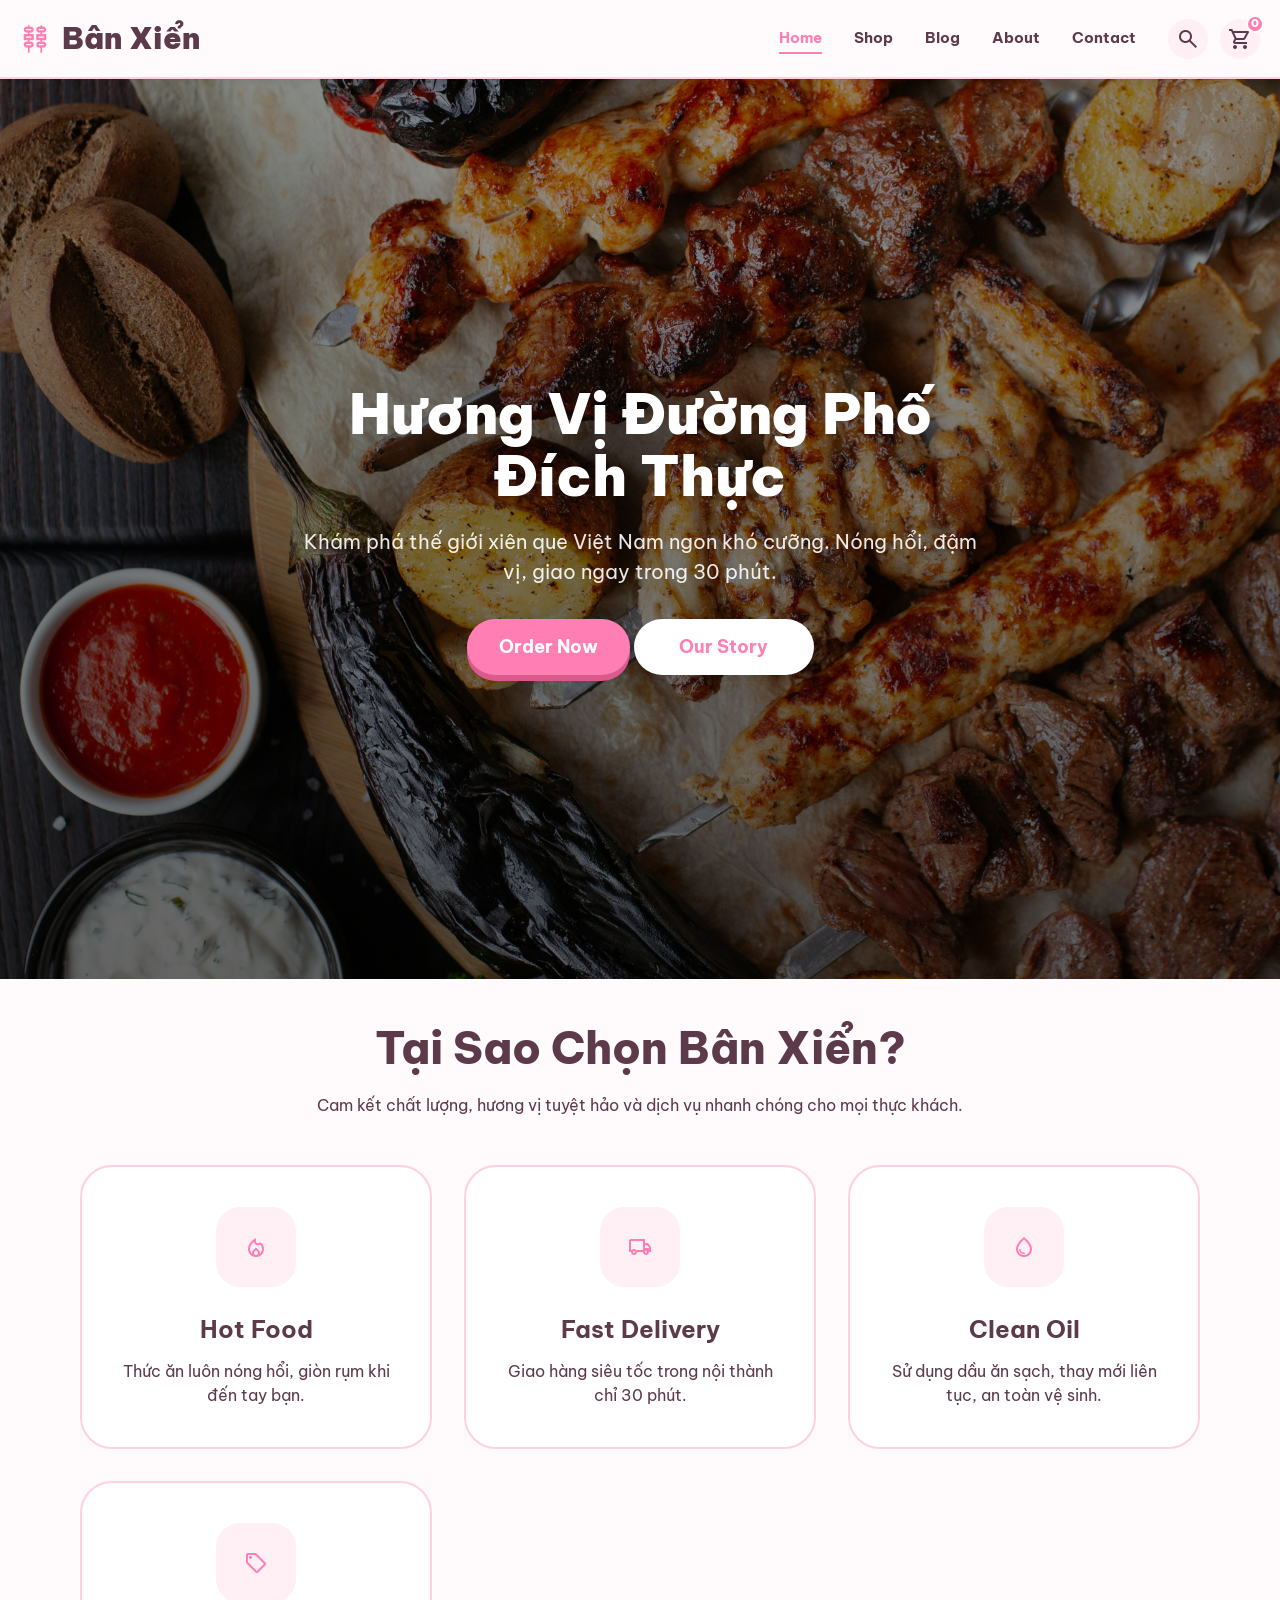
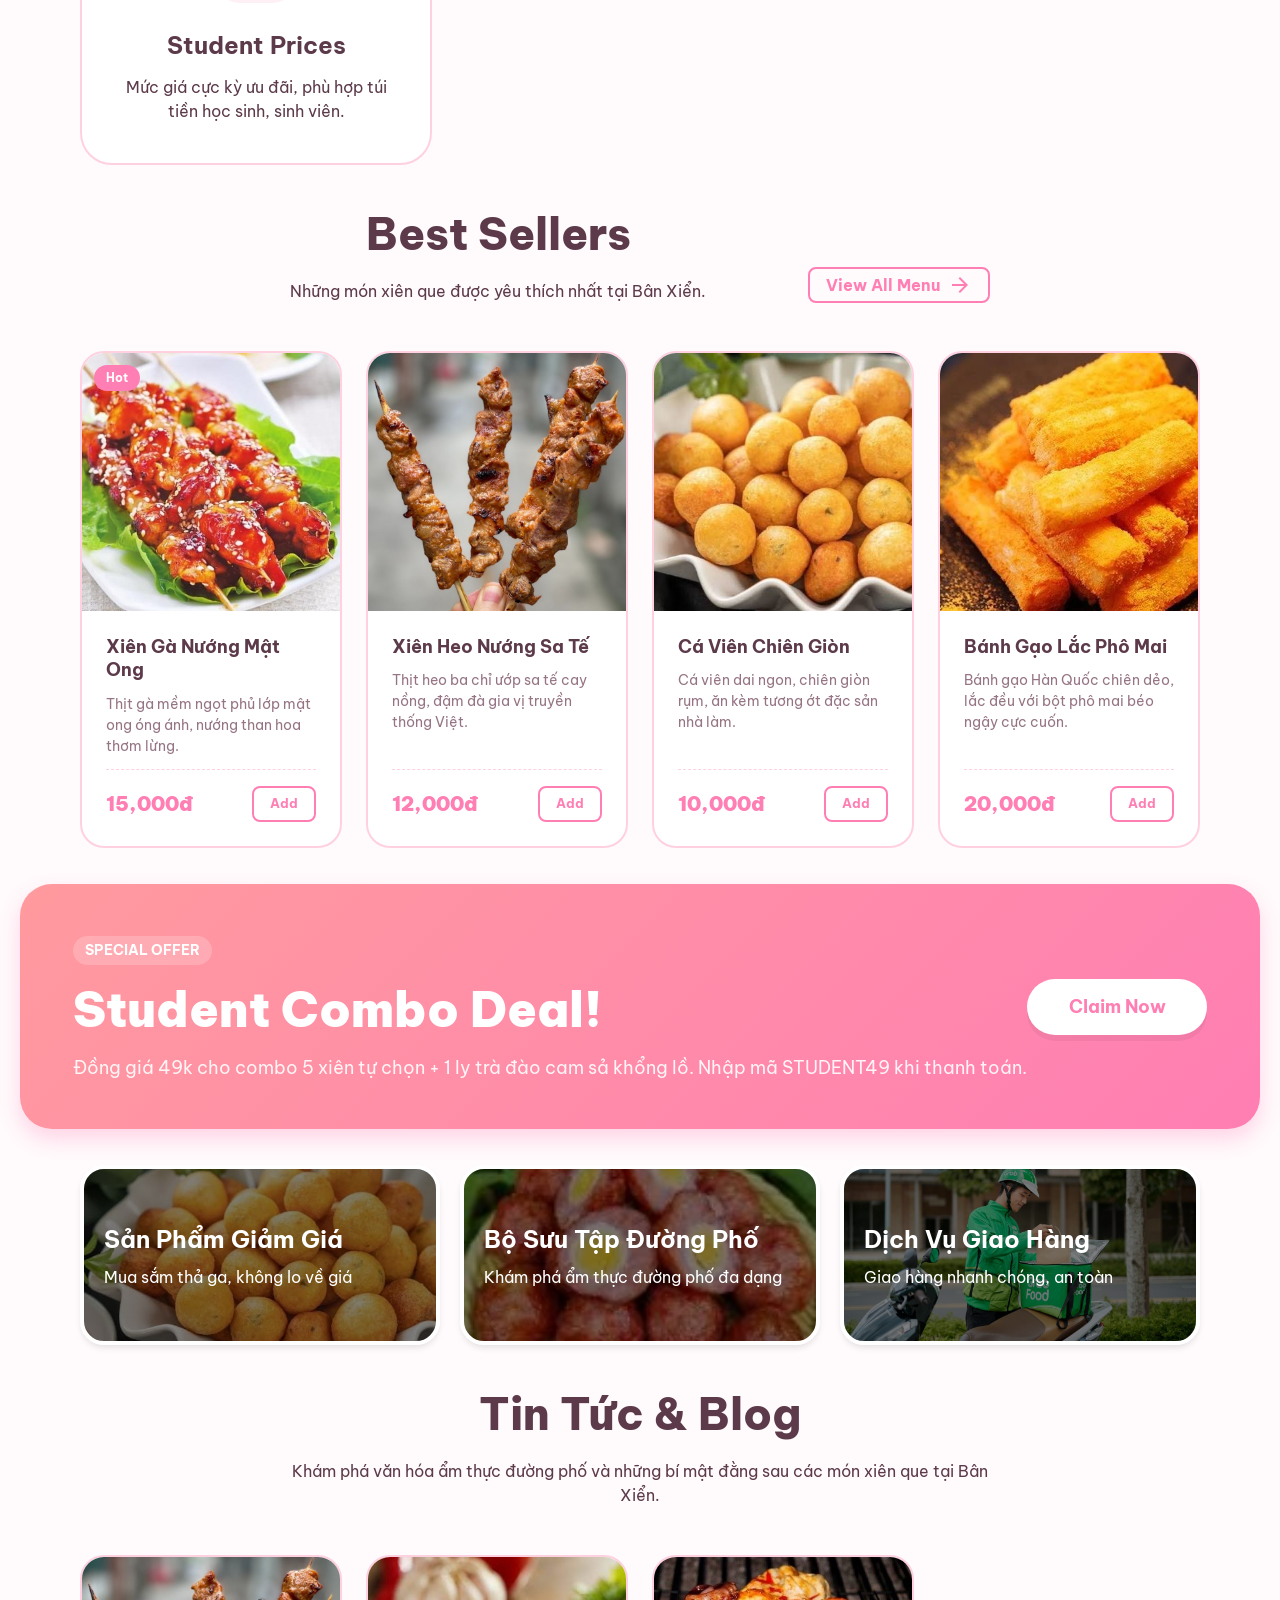
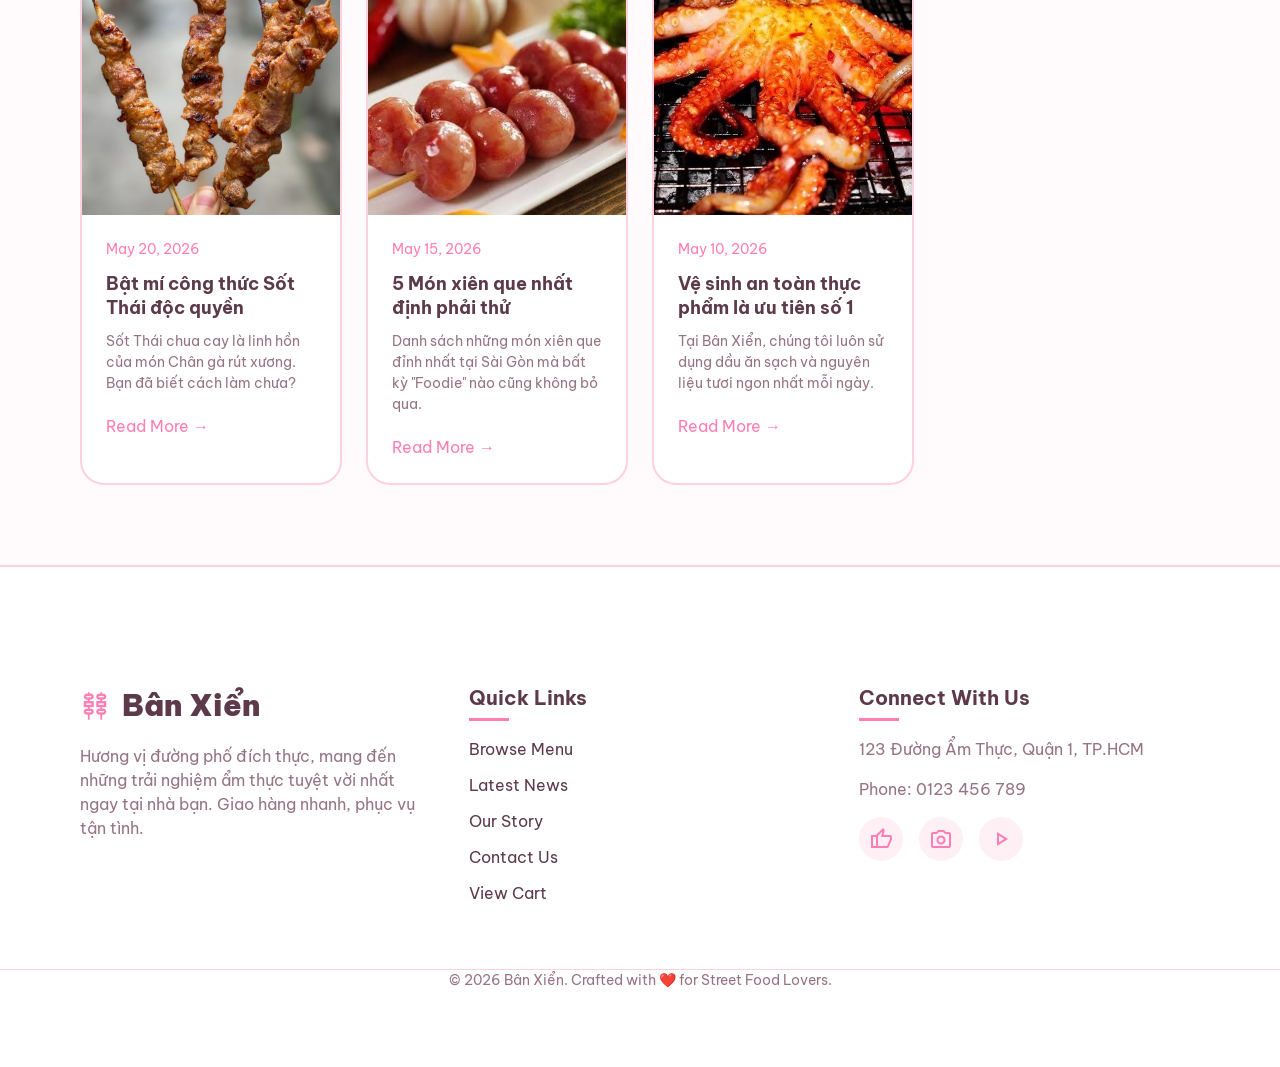
<file: index.html>
<!DOCTYPE html>
<html lang="en">

<head>
    <meta charset="utf-8" />
    <meta name="viewport" content="width=device-width, initial-scale=1.0" />
    <meta name="description"
        content="Bân Xiển - Hương vị đường phố Việt Nam đích thực, xiên que nóng hổi, giao ngay." />
    <title>Bân Xiển | Street Food & Xiên Que</title>
    <!-- Fonts -->
    <link rel="preconnect" href="https://fonts.googleapis.com">
    <link rel="preconnect" href="https://fonts.gstatic.com" crossorigin>
    <link href="https://fonts.googleapis.com/css2?family=Be+Vietnam+Pro:wght@400;500;700;800;900&display=swap"
        rel="stylesheet" />
    <link href="https://fonts.googleapis.com/css2?family=Material+Symbols+Outlined:wght,FILL@100..700,0..1&display=swap"
        rel="stylesheet" />
    <!-- Styles -->

    <link rel="stylesheet" href="style.css" />

</head>

<body>
    <!-- Mobile Menu Overlay -->
    <div class="mobile-menu-overlay" id="menuOverlay"></div>
    <!-- Mobile Menu Drawer -->
    <div class="mobile-menu" id="mobileMenu">
        <button class="close-menu" id="closeMenu">
            <span class="material-symbols-outlined">close</span>
        </button>
        <div class="mobile-nav-links">
            <a href="index.html" class="active">Home</a>
            <a href="./src/shop.html">Shop</a>
            <a href="./src/blog.html">Blog</a>
            <a href="./src/about.html">About</a>
            <a href="./src/contact.html">Contact</a>
        </div>
    </div>

    <div class="app-wrapper">
        <header class="header">
            <div class="header-container">
                <a href="index.html" class="logo">
                    <span class="material-symbols-outlined icon-large">kebab_dining</span>
                    <h2>Bân Xiển</h2>
                </a>
                <div class="header-right">
                    <nav class="navbar">
                        <a href="index.html" class="active">Home</a>
                        <a href="./src/shop.html">Shop</a>
                        <a href="./src/blog.html">Blog</a>
                        <a href="./src/about.html">About</a>
                        <a href="./src/contact.html">Contact</a>
                    </nav>
                    <div class="header-actions">
                        <button class="icon-btn search-btn">
                            <span class="material-symbols-outlined">search</span>
                        </button>
                        <a href="./src/cart.html" class="icon-btn cart-btn">
                            <span class="material-symbols-outlined">shopping_cart</span>
                            <span class="cart-badge">3</span>
                        </a>
                        <button class="menu-toggle" id="openMenu">
                            <span class="material-symbols-outlined">menu_open</span>
                        </button>
                    </div>
                </div>
            </div>
        </header>

        <main class="main-content">
            <section class="hero-section">
                <div class="hero-card">
                    <div class="hero-content">
                        <h1>Hương Vị Đường Phố Đích Thực</h1>
                        <p>Khám phá thế giới xiên que Việt Nam ngon khó cưỡng. Nóng hổi, đậm vị, giao ngay trong 30
                            phút.</p>
                        <div class="hero-btns">
                            <a href="./src/shop.html" class="btn btn-primary btn-large">Order Now</a>
                            <a href="./src/about.html" class="btn btn-white btn-large">Our Story</a>
                        </div>
                    </div>
                </div>
            </section>

            <section class="container section-padding">
                <div class="section-header">
                    <h2>Tại Sao Chọn Bân Xiển?</h2>
                    <p>Cam kết chất lượng, hương vị tuyệt hảo và dịch vụ nhanh chóng cho mọi thực khách.</p>
                </div>
                <div class="features-grid">
                    <div class="feature-card">
                        <div class="feature-icon"><span class="material-symbols-outlined">local_fire_department</span>
                        </div>
                        <h3>Hot Food</h3>
                        <p>Thức ăn luôn nóng hổi, giòn rụm khi đến tay bạn.</p>
                    </div>
                    <div class="feature-card">
                        <div class="feature-icon"><span class="material-symbols-outlined">local_shipping</span></div>
                        <h3>Fast Delivery</h3>
                        <p>Giao hàng siêu tốc trong nội thành chỉ 30 phút.</p>
                    </div>
                    <div class="feature-card">
                        <div class="feature-icon"><span class="material-symbols-outlined">water_drop</span></div>
                        <h3>Clean Oil</h3>
                        <p>Sử dụng dầu ăn sạch, thay mới liên tục, an toàn vệ sinh.</p>
                    </div>
                    <div class="feature-card">
                        <div class="feature-icon"><span class="material-symbols-outlined">sell</span></div>
                        <h3>Student Prices</h3>
                        <p>Mức giá cực kỳ ưu đãi, phù hợp túi tiền học sinh, sinh viên.</p>
                    </div>
                </div>
            </section>

            <section class="container section-padding">
                <div class="section-header flex-between">
                    <div>
                        <h2>Best Sellers</h2>
                        <p>Những món xiên que được yêu thích nhất tại Bân Xiển.</p>
                    </div>
                    <a href="./src/shop.html" class="btn btn-outline">View All Menu <span
                            class="material-symbols-outlined">arrow_forward</span></a>
                </div>
                <div class="products-grid">
                    <!-- Reuse the 12 products logic but keep it clean -->
                    <!-- 1 -->
                    <div class="product-card">
                        <div class="product-image" style="background-image: url('assets/img/xienganuong.jpg');">
                            <span class="product-badge">Hot</span>
                        </div>
                        <div class="product-info">
                            <h3>Xiên Gà Nướng Mật Ong</h3>
                            <p>Thịt gà mềm ngọt phủ lớp mật ong óng ánh, nướng than hoa thơm lừng.</p>
                            <div class="product-bottom">
                                <span class="price">15,000đ</span>
                                <button class="btn btn-outline add-to-cart">Add</button>
                            </div>
                        </div>
                    </div>
                    <!-- 2 -->
                    <div class="product-card">
                        <div class="product-image" style="background-image: url('assets/img/xienheonguong.jpg');"></div>
                        <div class="product-info">
                            <h3>Xiên Heo Nướng Sa Tế</h3>
                            <p>Thịt heo ba chỉ ướp sa tế cay nồng, đậm đà gia vị truyền thống Việt.</p>
                            <div class="product-bottom">
                                <span class="price">12,000đ</span>
                                <button class="btn btn-outline add-to-cart">Add</button>
                            </div>
                        </div>
                    </div>
                    <!-- 3 -->
                    <div class="product-card">
                        <div class="product-image" style="background-image: url('assets/img/cavienchien.jpg');"></div>
                        <div class="product-info">
                            <h3>Cá Viên Chiên Giòn</h3>
                            <p>Cá viên dai ngon, chiên giòn rụm, ăn kèm tương ớt đặc sản nhà làm.</p>
                            <div class="product-bottom">
                                <span class="price">10,000đ</span>
                                <button class="btn btn-outline add-to-cart">Add</button>
                            </div>
                        </div>
                    </div>
                    <!-- 4 -->
                    <div class="product-card">
                        <div class="product-image" style="background-image: url('assets/img/banhgaolac.jpg');"></div>
                        <div class="product-info">
                            <h3>Bánh Gạo Lắc Phô Mai</h3>
                            <p>Bánh gạo Hàn Quốc chiên dẻo, lắc đều với bột phô mai béo ngậy cực cuốn.</p>
                            <div class="product-bottom">
                                <span class="price">20,000đ</span>
                                <button class="btn btn-outline add-to-cart">Add</button>
                            </div>
                        </div>
                    </div>
                </div>
            </section>

            <section class="promo-banner">
                <div class="promo-text">
                    <span class="promo-badge">SPECIAL OFFER</span>
                    <h2>Student Combo Deal!</h2>
                    <p>Đồng giá 49k cho combo 5 xiên tự chọn + 1 ly trà đào cam sả khổng lồ. Nhập mã STUDENT49 khi thanh
                        toán.</p>
                </div>
                <a href="./src/shop.html" class="btn btn-white btn-large">Claim Now</a>
            </section>

            <section class="container section-padding">
                <div class="banner-section">
                    <div class="banner-card banner-discount">
                        <h3>Sản Phẩm Giảm Giá</h3>
                        <p>Mua sắm thả ga, không lo về giá</p>
                    </div>
                    <div class="banner-card banner-streetfood">
                        <h3>Bộ Sưu Tập Đường Phố</h3>
                        <p>Khám phá ẩm thực đường phố đa dạng</p>
                    </div>
                    <div class="banner-card banner-delivery">
                        <h3>Dịch Vụ Giao Hàng</h3>
                        <p>Giao hàng nhanh chóng, an toàn</p>
                    </div>
                </div>
            </section>

            <section class="container section-padding">
                <div class="section-header">
                    <h2>Tin Tức & Blog</h2>
                    <p>Khám phá văn hóa ẩm thực đường phố và những bí mật đằng sau các món xiên que tại Bân Xiển.</p>
                </div>
                <div class="products-grid">
                    <!-- Blog Cards (Reusing product-card style for consistency) -->
                    <div class="product-card">
                        <div class="product-image" style="background-image: url('assets/img/xienheonguong.jpg');"></div>
                        <div class="product-info">
                            <span class="text-primary text-small">May 20, 2026</span>
                            <h3>Bật mí công thức Sốt Thái độc quyền</h3>
                            <p>Sốt Thái chua cay là linh hồn của món Chân gà rút xương. Bạn đã biết cách làm chưa?</p>
                            <a href="./src/blog.html" class="text-primary mt-1">Read More →</a>
                        </div>
                    </div>
                    <div class="product-card">
                        <div class="product-image" style="background-image: url('assets/img/xucxichholo.jpg');"></div>
                        <div class="product-info">
                            <span class="text-primary text-small">May 15, 2026</span>
                            <h3>5 Món xiên que nhất định phải thử</h3>
                            <p>Danh sách những món xiên que đỉnh nhất tại Sài Gòn mà bất kỳ "Foodie" nào cũng không bỏ
                                qua.</p>
                            <a href="./src/blog.html" class="text-primary mt-1">Read More →</a>
                        </div>
                    </div>
                    <div class="product-card">
                        <div class="product-image" style="background-image: url('assets/img/bachtuocnguong.jpg');">
                        </div>
                        <div class="product-info">
                            <span class="text-primary text-small">May 10, 2026</span>
                            <h3>Vệ sinh an toàn thực phẩm là ưu tiên số 1</h3>
                            <p>Tại Bân Xiển, chúng tôi luôn sử dụng dầu ăn sạch và nguyên liệu tươi ngon nhất mỗi ngày.
                            </p>
                            <a href="./src/blog.html" class="text-primary mt-1">Read More →</a>
                        </div>
                    </div>
                </div>
            </section>
        </main>

        <footer class="footer">
            <div class="container footer-grid">
                <div class="footer-col">
                    <div class="logo">
                        <span class="material-symbols-outlined icon-large">kebab_dining</span>
                        <h2>Bân Xiển</h2>
                    </div>
                    <p class="mt-2">Hương vị đường phố đích thực, mang đến những trải nghiệm ẩm thực tuyệt vời nhất ngay
                        tại nhà bạn. Giao hàng nhanh, phục vụ tận tình.</p>
                </div>
                <div class="footer-col">
                    <h3>Quick Links</h3>
                    <div class="footer-links">
                        <a href="./src/shop.html">Browse Menu</a>
                        <a href="./src/blog.html">Latest News</a>
                        <a href="./src/about.html">Our Story</a>
                        <a href="./src/contact.html">Contact Us</a>
                        <a href="./src/cart.html">View Cart</a>
                    </div>
                </div>
                <div class="footer-col">
                    <h3>Connect With Us</h3>
                    <p class="mb-2">123 Đường Ẩm Thực, Quận 1, TP.HCM</p>
                    <p class="mb-2">Phone: 0123 456 789</p>
                    <div class="social-icons">
                        <a href="#" class="social-icon"><span class="material-symbols-outlined">thumb_up</span></a>
                        <a href="#" class="social-icon"><span class="material-symbols-outlined">photo_camera</span></a>
                        <a href="#" class="social-icon"><span class="material-symbols-outlined">play_arrow</span></a>
                    </div>
                </div>
            </div>
            <div class="container copyright">
                <p>© 2026 Bân Xiển. Crafted with ❤️ for Street Food Lovers.</p>
            </div>
        </footer>
    </div>

    <script src="./script/script.js"></script>
</body>

</html>
</file>
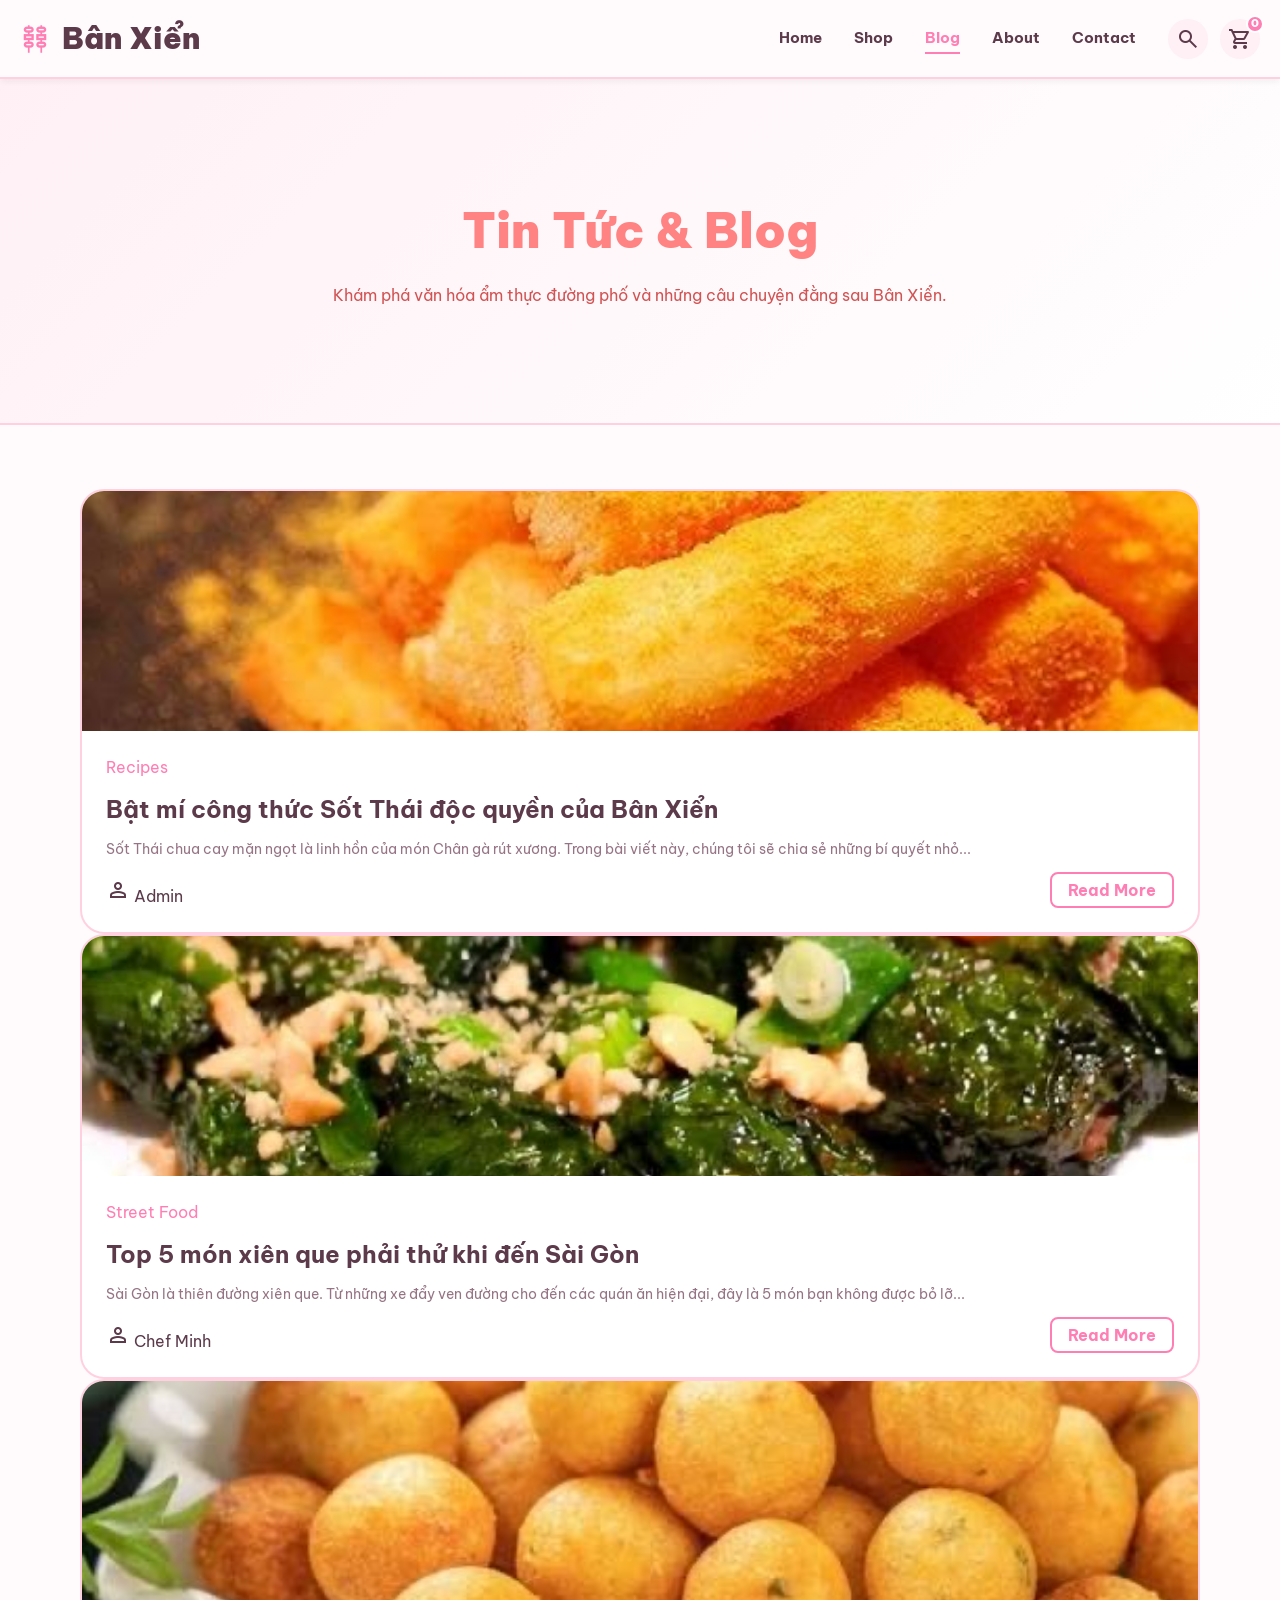
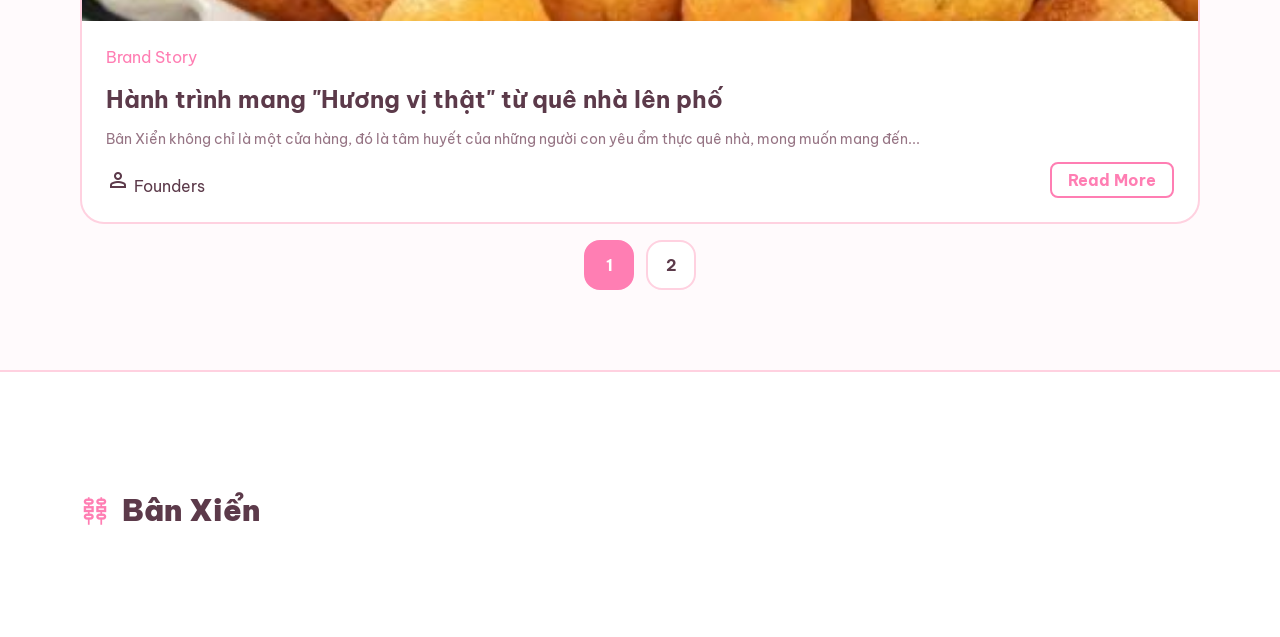
<file: blog.html>
<!DOCTYPE html>
<html lang="en">
<head>
    <meta charset="utf-8"/>
    <meta name="viewport" content="width=device-width, initial-scale=1.0"/>
    <title>Blog | Bân Xiển - Chia Sẻ Đam Mê Ẩm Thực</title>
    <!-- Fonts -->
    <link href="https://fonts.googleapis.com/css2?family=Be+Vietnam+Pro:wght@400;500;700;800;900&display=swap" rel="stylesheet"/>
    <link href="https://fonts.googleapis.com/css2?family=Material+Symbols+Outlined:wght,FILL@100..700,0..1&display=swap" rel="stylesheet"/>
    <!-- Styles -->
    
    <link rel="stylesheet" href="style.css"/>
    
</head>
<body>
    <!-- Mobile Menu Overlay -->
    <div class="mobile-menu-overlay" id="menuOverlay"></div>
    <div class="mobile-menu" id="mobileMenu">
        <button class="close-menu" id="closeMenu">
            <span class="material-symbols-outlined">close</span>
        </button>
        <div class="mobile-nav-links">
            <a href="index.html">Home</a>
            <a href="shop.html">Shop</a>
            <a href="blog.html" class="active">Blog</a>
            <a href="about.html">About</a>
            <a href="contact.html">Contact</a>
        </div>
    </div>

    <div class="app-wrapper">
        <header class="header">
            <div class="header-container">
                <a href="index.html" class="logo">
                    <span class="material-symbols-outlined icon-large">kebab_dining</span>
                    <h2>Bân Xiển</h2>
                </a>
                <div class="header-right">
                    <nav class="navbar">
                        <a href="index.html">Home</a>
                        <a href="shop.html">Shop</a>
                        <a href="blog.html" class="active">Blog</a>
                        <a href="about.html">About</a>
                        <a href="contact.html">Contact</a>
                    </nav>
                    <div class="header-actions">
                        <button class="icon-btn search-btn">
                            <span class="material-symbols-outlined">search</span>
                        </button>
                        <a href="cart.html" class="icon-btn cart-btn">
                            <span class="material-symbols-outlined">shopping_cart</span>
                            <span class="cart-badge">3</span>
                        </a>
                        <button class="menu-toggle" id="openMenu">
                            <span class="material-symbols-outlined">menu_open</span>
                        </button>
                    </div>
                </div>
            </div>
        </header>

        <main class="main-content">
            <header class="page-header">
                <div class="container text-center">
                    <h1>Tin Tức & Blog</h1>
                    <p class="mt-2">Khám phá văn hóa ẩm thực đường phố và những câu chuyện đằng sau Bân Xiển.</p>
                </div>
            </header>

            <section class="container section-padding">
                <div class="blog-grid">
                    <!-- Blog Card 1 -->
                    <article class="product-card">
                        <div class="product-image" style="background-image: url('assets/img/banhgaolac.jpg'); height: 240px;"></div>
                        <div class="product-info">
                            <span class="text-primary">Recipes</span>
                            <h2>Bật mí công thức Sốt Thái độc quyền của Bân Xiển</h2>
                            <p>Sốt Thái chua cay mặn ngọt là linh hồn của món Chân gà rút xương. Trong bài viết này, chúng tôi sẽ chia sẻ những bí quyết nhỏ...</p>
                            <div class="flex-between">
                                <div>
                                    <span class="material-symbols-outlined">person</span>
                                    <span>Admin</span>
                                </div>
                                <a href="#" class="btn btn-outline">Read More</a>
                            </div>
                        </div>
                    </article>

                    <!-- Blog Card 2 -->
                    <article class="product-card">
                        <div class="product-image" style="background-image: url('assets/img/bolalot.jpg'); height: 240px;"></div>
                        <div class="product-info">
                            <span class="text-primary">Street Food</span>
                            <h2>Top 5 món xiên que phải thử khi đến Sài Gòn</h2>
                            <p>Sài Gòn là thiên đường xiên que. Từ những xe đẩy ven đường cho đến các quán ăn hiện đại, đây là 5 món bạn không được bỏ lỡ...</p>
                            <div class="flex-between">
                                <div>
                                    <span class="material-symbols-outlined">person</span>
                                    <span>Chef Minh</span>
                                </div>
                                <a href="#" class="btn btn-outline">Read More</a>
                            </div>
                        </div>
                    </article>

                    <!-- Blog Card 3 -->
                    <article class="product-card">
                        <div class="product-image" style="background-image: url('assets/img/cavienchien.jpg'); height: 240px;"></div>
                        <div class="product-info">
                            <span class="text-primary">Brand Story</span>
                            <h2>Hành trình mang "Hương vị thật" từ quê nhà lên phố</h2>
                            <p>Bân Xiển không chỉ là một cửa hàng, đó là tâm huyết của những người con yêu ẩm thực quê nhà, mong muốn mang đến...</p>
                            <div class="flex-between">
                                <div>
                                    <span class="material-symbols-outlined">person</span>
                                    <span>Founders</span>
                                </div>
                                <a href="#" class="btn btn-outline">Read More</a>
                            </div>
                        </div>
                    </article>
                </div>

                <div class="pagination text-center mt-2">
                    <a href="#" class="page-link active">1</a>
                    <a href="#" class="page-link">2</a>
                </div>
            </section>
        </main>

        <footer class="footer">
            <div class="container footer-grid">
                <div class="footer-col">
                    <div class="logo">
                        <span class="material-symbols-outlined icon-large">kebab_dining</span>
                        <h2>Bân Xiển</h2>
                    </div>
                </div>
            </div>
        </footer>
    </div>
    
    <script src="script.js"></script>
</body>
</html>
</file>
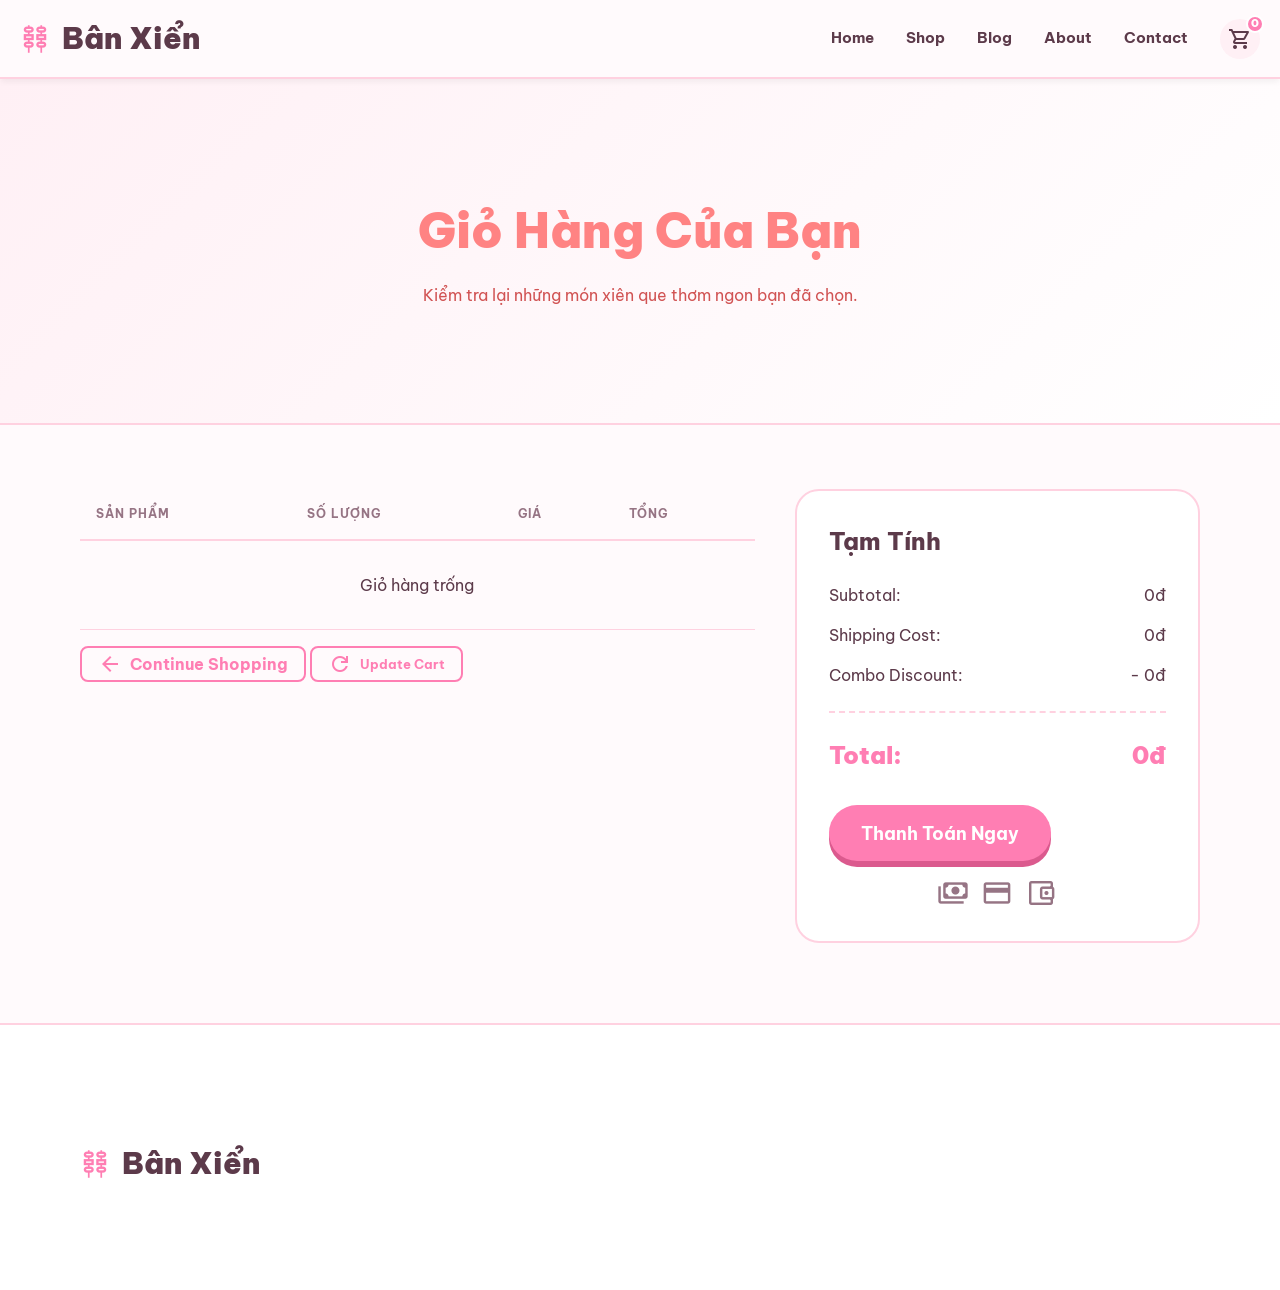
<file: cart.html>
<!DOCTYPE html>
<html lang="en">
<head>
    <meta charset="utf-8"/>
    <meta name="viewport" content="width=device-width, initial-scale=1.0"/>
    <title>Giỏ Hàng | Bân Xiển - Sẵn Sàng Thưởng Thức</title>
    <!-- Fonts -->
    <link href="https://fonts.googleapis.com/css2?family=Be+Vietnam+Pro:wght@400;500;700;800;900&display=swap" rel="stylesheet"/>
    <link href="https://fonts.googleapis.com/css2?family=Material+Symbols+Outlined:wght,FILL@100..700,0..1&display=swap" rel="stylesheet"/>
    <!-- Styles -->
    
    <link rel="stylesheet" href="style.css"/>
    
</head>
<body>
    <!-- Mobile Menu Overlay -->
    <div class="mobile-menu-overlay" id="menuOverlay"></div>
    <div class="mobile-menu" id="mobileMenu">
        <button class="close-menu" id="closeMenu">
            <span class="material-symbols-outlined">close</span>
        </button>
        <div class="mobile-nav-links">
            <a href="index.html">Home</a>
            <a href="shop.html">Shop</a>
            <a href="blog.html">Blog</a>
            <a href="about.html">About</a>
            <a href="contact.html">Contact</a>
        </div>
    </div>

    <div class="app-wrapper">
        <header class="header">
            <div class="header-container">
                <a href="index.html" class="logo">
                    <span class="material-symbols-outlined icon-large">kebab_dining</span>
                    <h2>Bân Xiển</h2>
                </a>
                <div class="header-right">
                    <nav class="navbar">
                        <a href="index.html">Home</a>
                        <a href="shop.html">Shop</a>
                        <a href="blog.html">Blog</a>
                        <a href="about.html">About</a>
                        <a href="contact.html">Contact</a>
                    </nav>
                    <div class="header-actions">
                        <a href="cart.html" class="icon-btn cart-btn">
                            <span class="material-symbols-outlined">shopping_cart</span>
                            <span class="cart-badge">3</span>
                        </a>
                        <button class="menu-toggle" id="openMenu">
                            <span class="material-symbols-outlined">menu_open</span>
                        </button>
                    </div>
                </div>
            </div>
        </header>

        <main class="main-content">
            <header class="page-header">
                <div class="container text-center">
                    <h1>Giỏ Hàng Của Bạn</h1>
                    <p class="mt-2">Kiểm tra lại những món xiên que thơm ngon bạn đã chọn.</p>
                </div>
            </header>

            <section class="container section-padding">
                <div class="cart-flex">
                    <div class="cart-items">
<table class="cart-table">
                            <thead>
                                <tr>
                                    <th>Sản Phẩm</th>
                                    <th>Số Lượng</th>
                                    <th>Giá</th>
                                    <th>Tổng</th>
                                </tr>
                            </thead>
                            <tbody>
                            </tbody>
                        </table>
                        <div class="cart-actions mt-2">
                            <a href="shop.html" class="btn btn-outline"><span class="material-symbols-outlined">arrow_back</span> Continue Shopping</a>
                            <button class="btn btn-outline"><span class="material-symbols-outlined">refresh</span> Update Cart</button>
                        </div>
                    </div>

                    <div class="cart-summary">
                        <h2>Tạm Tính</h2>
<div class="summary-row">
                            <span>Subtotal:</span>
                            <span>57,000đ</span>
                        </div>
                        <div class="summary-row">
                            <span>Shipping Cost:</span>
                            <span>15,000đ</span>
                        </div>
                        <div class="summary-row">
                            <span>Combo Discount:</span>
                            <span>- 5,000đ</span>
                        </div>
                        <div class="summary-row summary-total">
                            <span>Total:</span>
                            <span>67,000đ</span>
                        </div>
                        <button class="btn btn-primary btn-large mt-2">Thanh Toán Ngay</button>
                        <div class="payment-methods mt-2">
                            <span class="material-symbols-outlined">payments</span>
                            <span class="material-symbols-outlined">credit_card</span>
                            <span class="material-symbols-outlined">account_balance_wallet</span>
                        </div>
                    </div>
                </div>
            </section>
        </main>

        <footer class="footer">
            <div class="container footer-grid">
                <div class="footer-col">
                    <div class="logo">
                        <span class="material-symbols-outlined icon-large">kebab_dining</span>
                        <h2>Bân Xiển</h2>
                    </div>
                </div>
            </div>
        </footer>
    </div>
    
    <script src="script.js"></script>
</body>
</html>
</file>
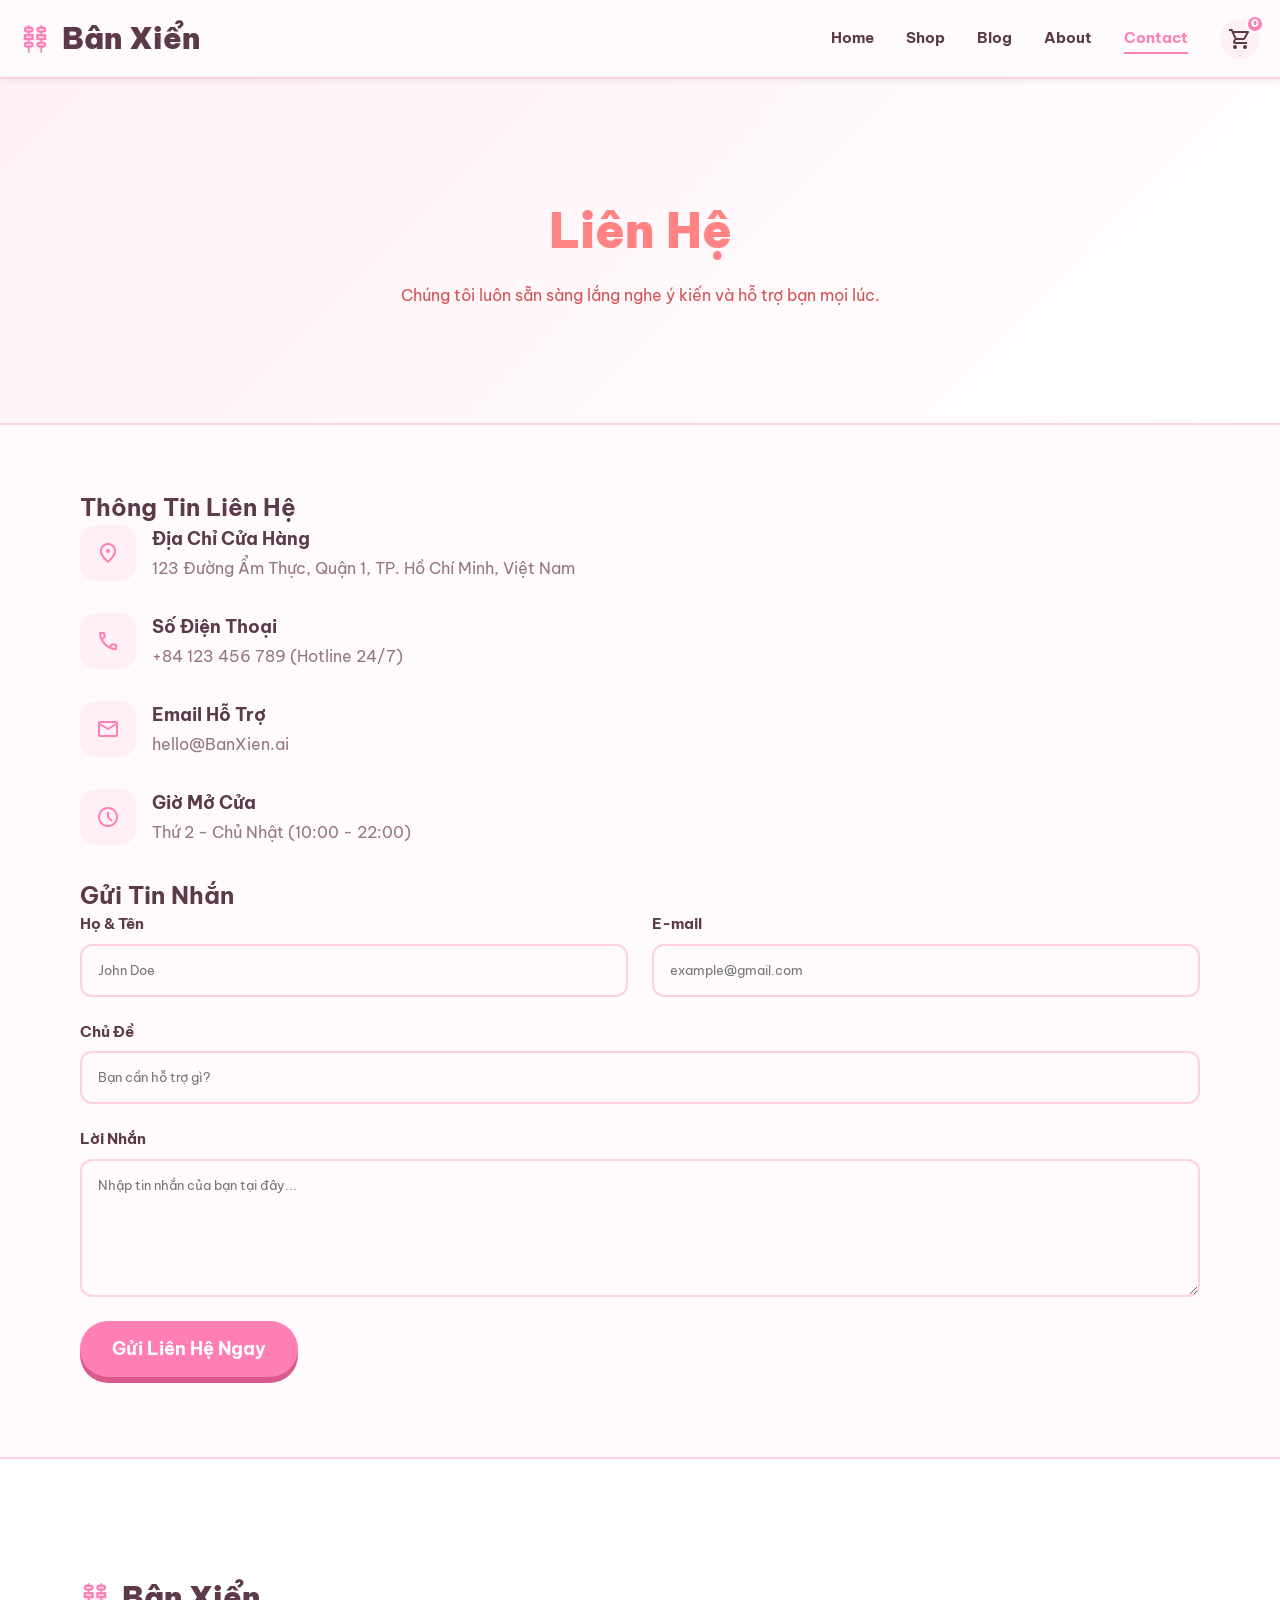
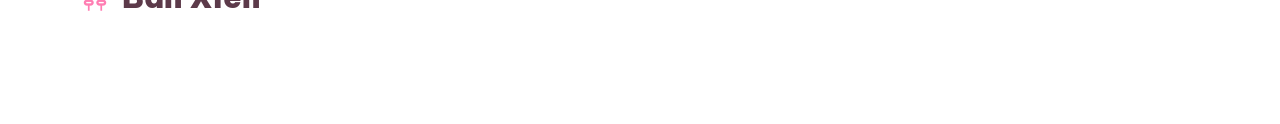
<file: contact.html>
<!DOCTYPE html>
<html lang="en">

<head>
    <meta charset="utf-8" />
    <meta name="viewport" content="width=device-width, initial-scale=1.0" />
    <title>Contact | Bân Xiển - Liên Hệ Để Thưởng Thức</title>
    <!-- Fonts -->
    <link href="https://fonts.googleapis.com/css2?family=Be+Vietnam+Pro:wght@400;500;700;800;900&display=swap"
        rel="stylesheet" />
    <link href="https://fonts.googleapis.com/css2?family=Material+Symbols+Outlined:wght,FILL@100..700,0..1&display=swap"
        rel="stylesheet" />
    <!-- Styles -->
    <link rel="stylesheet" href="style.css" />
</head>

<body>
    <!-- Mobile Menu Overlay -->
    <div class="mobile-menu-overlay" id="menuOverlay"></div>
    <div class="mobile-menu" id="mobileMenu">
        <button class="close-menu" id="closeMenu">
            <span class="material-symbols-outlined">close</span>
        </button>
        <div class="mobile-nav-links">
            <a href="index.html">Home</a>
            <a href="shop.html">Shop</a>
            <a href="blog.html">Blog</a>
            <a href="about.html">About</a>
            <a href="contact.html" class="active">Contact</a>
        </div>
    </div>

    <div class="app-wrapper">
        <header class="header">
            <div class="header-container">
                <a href="index.html" class="logo">
                    <span class="material-symbols-outlined icon-large">kebab_dining</span>
                    <h2>Bân Xiển</h2>
                </a>
                <div class="header-right">
                    <nav class="navbar">
                        <a href="index.html">Home</a>
                        <a href="shop.html">Shop</a>
                        <a href="blog.html">Blog</a>
                        <a href="about.html">About</a>
                        <a href="contact.html" class="active">Contact</a>
                    </nav>
                    <div class="header-actions">
                        <a href="cart.html" class="icon-btn cart-btn">
                            <span class="material-symbols-outlined">shopping_cart</span>
                            <span class="cart-badge">3</span>
                        </a>
                        <button class="menu-toggle" id="openMenu">
                            <span class="material-symbols-outlined">menu_open</span>
                        </button>
                    </div>
                </div>
            </div>
        </header>

        <main class="main-content">
            <header class="page-header">
                <div class="container text-center">
                    <h1>Liên Hệ</h1>
                    <p class="mt-2">Chúng tôi luôn sẵn sàng lắng nghe ý kiến và hỗ trợ bạn mọi lúc.</p>
                </div>
            </header>

            <section class="container section-padding">
                <div class="contact-flex">
                    <div class="contact-info">
                        <h2>Thông Tin Liên Hệ</h2>
                        <div class="contact-item">
                            <div class="icon-box"><span class="material-symbols-outlined">location_on</span></div>
                            <div>
                                <h3>Địa Chỉ Cửa Hàng</h3>
                                <p>123 Đường Ẩm Thực, Quận 1, TP. Hồ Chí Minh, Việt Nam</p>
                            </div>
                        </div>
                        <div class="contact-item">
                            <div class="icon-box"><span class="material-symbols-outlined">call</span></div>
                            <div>
                                <h3>Số Điện Thoại</h3>
                                <p>+84 123 456 789 (Hotline 24/7)</p>
                            </div>
                        </div>
                        <div class="contact-item">
                            <div class="icon-box"><span class="material-symbols-outlined">mail</span></div>
                            <div>
                                <h3>Email Hỗ Trợ</h3>
                                <p>hello@BanXien.ai</p>
                            </div>
                        </div>
                        <div class="contact-item">
                            <div class="icon-box"><span class="material-symbols-outlined">schedule</span></div>
                            <div>
                                <h3>Giờ Mở Cửa</h3>
                                <p>Thứ 2 - Chủ Nhật (10:00 - 22:00)</p>
                            </div>
                        </div>
                    </div>

                    <div class="contact-form-container">
                        <h2>Gửi Tin Nhắn</h2>
                        <form id="contactForm">
                            <div class="form-grid">
                                <div class="form-group">
                                    <label for="name">Họ & Tên</label>
                                    <input type="text" id="name" placeholder="John Doe" required>
                                </div>
                                <div class="form-group">
                                    <label for="email">E-mail</label>
                                    <input type="email" id="email" placeholder="example@gmail.com" required>
                                </div>
                            </div>
                            <div class="form-group">
                                <label for="subject">Chủ Đề</label>
                                <input type="text" id="subject" placeholder="Bạn cần hỗ trợ gì?">
                            </div>
                            <div class="form-group">
                                <label for="message">Lời Nhắn</label>
                                <textarea id="message" rows="6" placeholder="Nhập tin nhắn của bạn tại đây..."
                                    required></textarea>
                            </div>
                            <button type="submit" class="btn btn-primary btn-large">Gửi Liên Hệ
                                Ngay</button>
                        </form>
                    </div>
                </div>
            </section>
        </main>

        <footer class="footer">
            <div class="container footer-grid">
                <div class="footer-col">
                    <div class="logo">
                        <span class="material-symbols-outlined icon-large">kebab_dining</span>
                        <h2>Bân Xiển</h2>
                    </div>
                </div>
            </div>
        </footer>
    </div>

    <script src="script.js"></script>
</body>

</html>
</file>
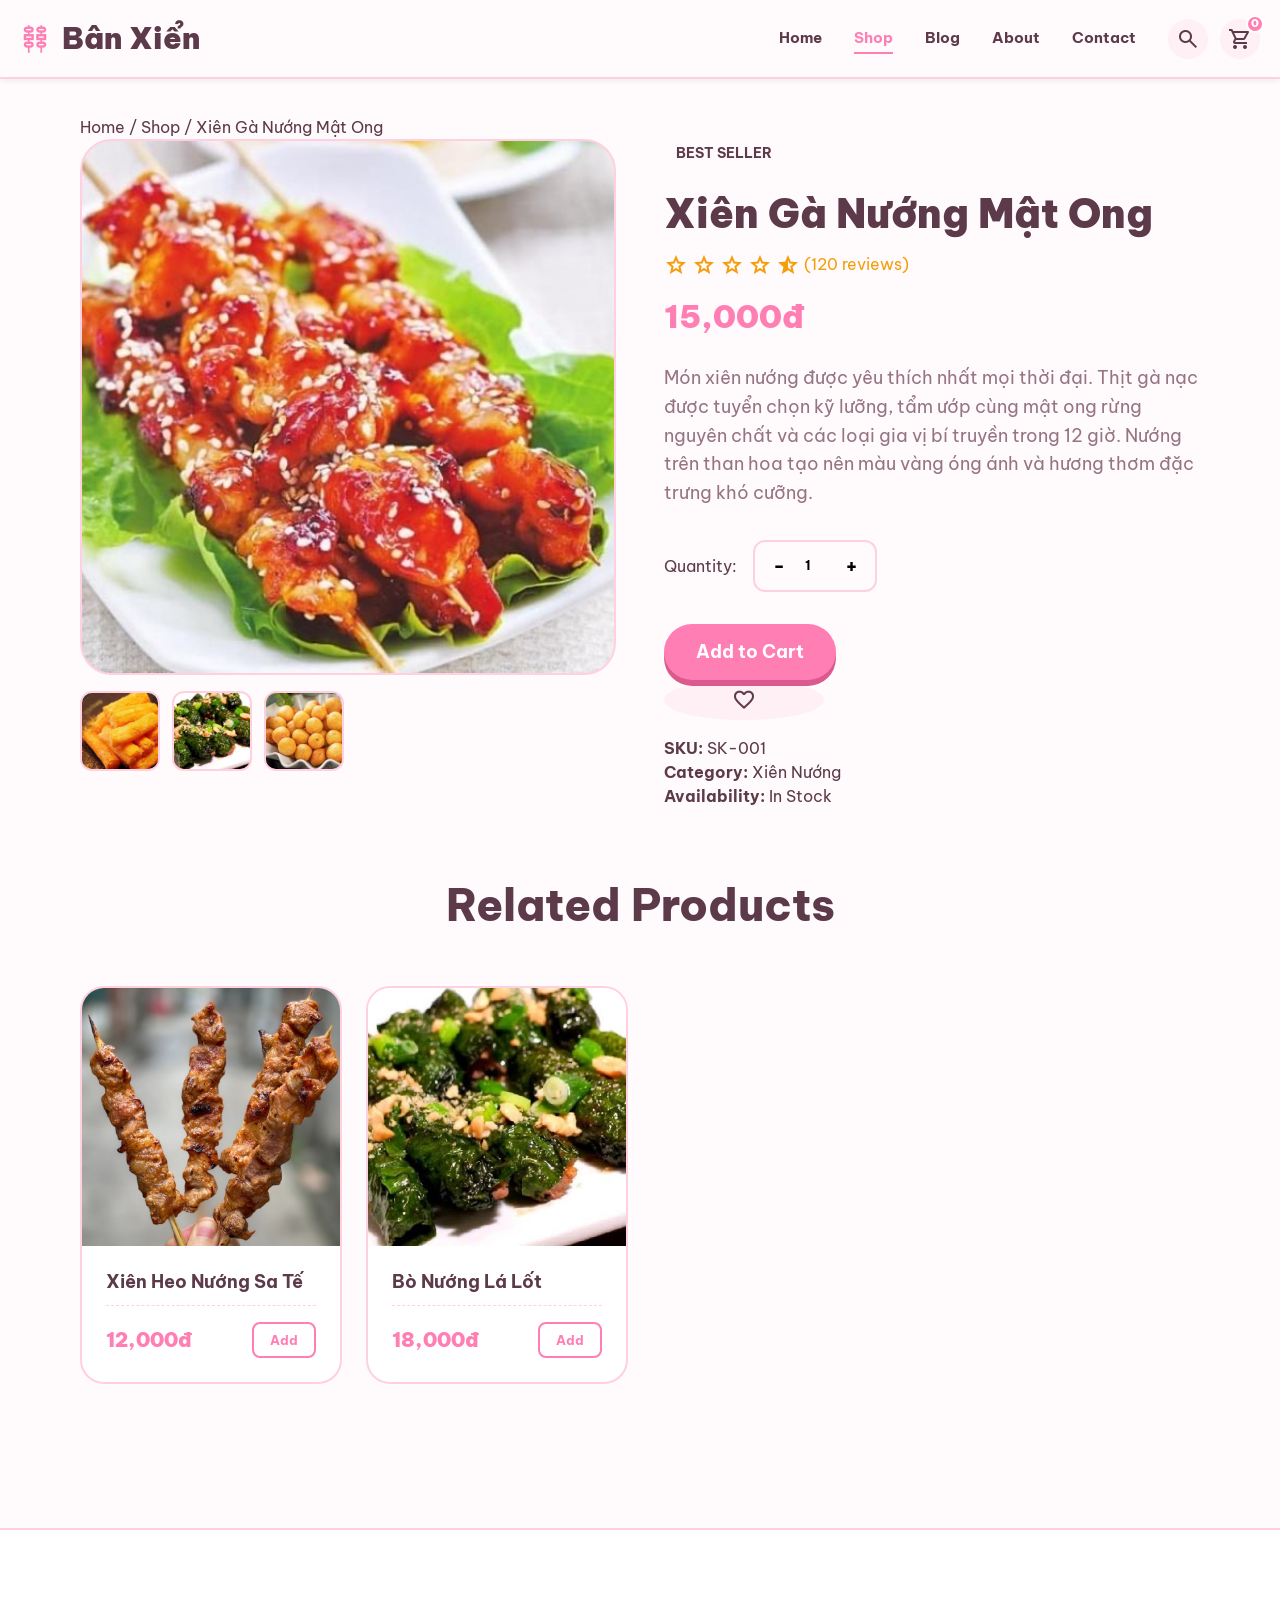
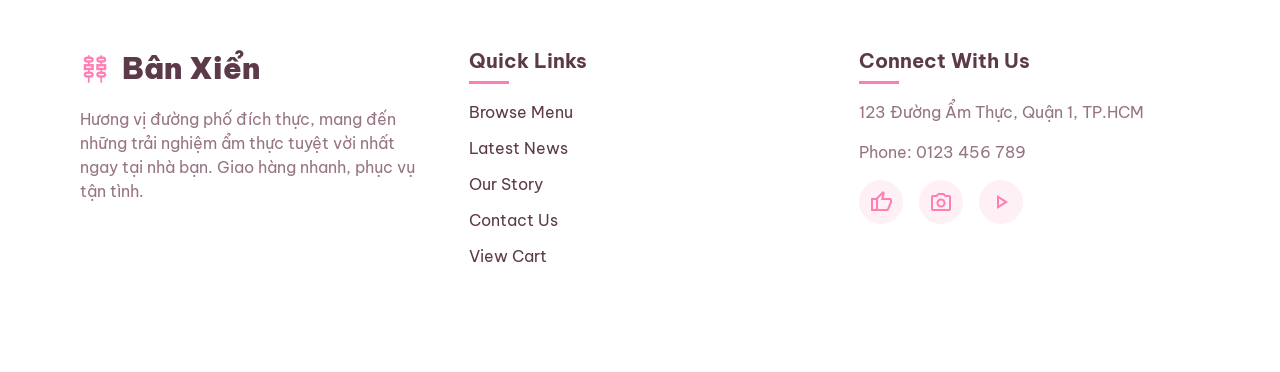
<file: product.html>
<!DOCTYPE html>
<html lang="en">

<head>
    <meta charset="utf-8" />
    <meta name="viewport" content="width=device-width, initial-scale=1.0" />
    <title>Xiên Gà Nướng Mật Ong | Bân Xiển</title>
    <!-- Fonts -->
    <link href="https://fonts.googleapis.com/css2?family=Be+Vietnam+Pro:wght@400;500;700;800;900&display=swap"
        rel="stylesheet" />
    <link href="https://fonts.googleapis.com/css2?family=Material+Symbols+Outlined:wght,FILL@100..700,0..1&display=swap"
        rel="stylesheet" />
    <!-- Styles -->

    <link rel="stylesheet" href="style.css" />

</head>

<body>
    <!-- Mobile Menu Overlay -->
    <div class="mobile-menu-overlay" id="menuOverlay"></div>
    <div class="mobile-menu" id="mobileMenu">
        <button class="close-menu" id="closeMenu">
            <span class="material-symbols-outlined">close</span>
        </button>
        <div class="mobile-nav-links">
            <a href="index.html">Home</a>
            <a href="shop.html" class="active">Shop</a>
            <a href="blog.html">Blog</a>
            <a href="about.html">About</a>
            <a href="contact.html">Contact</a>
        </div>
    </div>

    <div class="app-wrapper">
        <header class="header">
            <div class="header-container">
                <a href="index.html" class="logo">
                    <span class="material-symbols-outlined icon-large">kebab_dining</span>
                    <h2>Bân Xiển</h2>
                </a>
                <div class="header-right">
                    <nav class="navbar">
                        <a href="index.html">Home</a>
                        <a href="shop.html" class="active">Shop</a>
                        <a href="blog.html">Blog</a>
                        <a href="about.html">About</a>
                        <a href="contact.html">Contact</a>
                    </nav>
                    <div class="header-actions">
                        <button class="icon-btn search-btn">
                            <span class="material-symbols-outlined">search</span>
                        </button>
                        <a href="cart.html" class="icon-btn cart-btn">
                            <span class="material-symbols-outlined">shopping_cart</span>
                            <span class="cart-badge">3</span>
                        </a>
                        <button class="menu-toggle" id="openMenu">
                            <span class="material-symbols-outlined">menu_open</span>
                        </button>
                    </div>
                </div>
            </div>
        </header>

        <main class="main-content">
            <section class="container section-padding">
                <div class="breadcrumb">
                    <a href="index.html">Home</a> / <a href="shop.html">Shop</a> / <span>Xiên Gà Nướng Mật Ong</span>
                </div>
                <div class="product-detail-flex">
                    <div class="product-gallery">
                        <div class="main-image"></div>
                        <div class="thumbnail-list">
                            <div class="thumb" style="background-image: url('assets/img/banhgaolac.jpg');"></div>
                            <div class="thumb" style="background-image: url('assets/img/bolalot.jpg');"></div>
                            <div class="thumb" style="background-image: url('assets/img/cavienchien.jpg');"></div>
                        </div>
                    </div>
                    <div class="product-content">
                        <span class="promo-badge">BEST SELLER</span>
                        <h1>Xiên Gà Nướng Mật Ong</h1>
                        <div class="rating">
                            <span class="material-symbols-outlined">star</span>
                            <span class="material-symbols-outlined">star</span>
                            <span class="material-symbols-outlined">star</span>
                            <span class="material-symbols-outlined">star</span>
                            <span class="material-symbols-outlined">star_half</span>
                            <span>(120 reviews)</span>
                        </div>
                        <div class="product-price">15,000đ</div>
                        <p class="product-desc">
                            Món xiên nướng được yêu thích nhất mọi thời đại. Thịt gà nạc được tuyển chọn kỹ lưỡng, tẩm
                            ướp cùng mật ong rừng nguyên chất và các loại gia vị bí truyền trong 12 giờ. Nướng trên than
                            hoa tạo nên màu vàng óng ánh và hương thơm đặc trưng khó cưỡng.
                        </p>

                        <div class="qty-selector">
                            <span>Quantity:</span>
                            <div class="qty-input">
                                <button>-</button>
                                <input type="number" value="1" min="1">
                                <button>+</button>
                            </div>
                        </div>

                        <div class="action-btns">
                            <button class="btn btn-primary btn-large add-to-cart">Add to Cart</button>
                            <button class="icon-btn btn-large">
                                <span class="material-symbols-outlined">favorite</span>
                            </button>
                        </div>

                        <div class="product-meta mt-2">
                            <p><strong>SKU:</strong> SK-001</p>
                            <p><strong>Category:</strong> Xiên Nướng</p>
                            <p><strong>Availability:</strong> In Stock</p>
                        </div>
                    </div>
                </div>

                <section class="section-padding">
                    <div class="section-header">
                        <h2>Related Products</h2>
                    </div>
                    <div class="products-grid">
                        <!-- Related 1 -->
                        <div class="product-card">
                            <div class="product-image" style="background-image: url('assets/img/xienheonguong.jpg');">
                            </div>
                            <div class="product-info">
                                <h3>Xiên Heo Nướng Sa Tế</h3>
                                <div class="product-bottom">
                                    <span class="price">12,000đ</span>
                                    <button class="btn btn-outline add-to-cart">Add</button>
                                </div>
                            </div>
                        </div>
                        <!-- Related 2 -->
                        <div class="product-card">
                            <div class="product-image" style="background-image: url('assets/img/bolalot.jpg');"></div>
                            <div class="product-info">
                                <h3>Bò Nướng Lá Lốt</h3>
                                <div class="product-bottom">
                                    <span class="price">18,000đ</span>
                                    <button class="btn btn-outline add-to-cart">Add</button>
                                </div>
                            </div>
                        </div>
                    </div>
                </section>
            </section>
        </main>

        <footer class="footer">
            <div class="container footer-grid">
                <div class="footer-col">
                    <div class="logo">
                        <span class="material-symbols-outlined icon-large">kebab_dining</span>
                        <h2>Bân Xiển</h2>
                    </div>
                    <p class="mt-2">Hương vị đường phố đích thực, mang đến những trải nghiệm ẩm thực tuyệt vời nhất ngay
                        tại nhà bạn. Giao hàng nhanh, phục vụ tận tình.</p>
                </div>
                <div class="footer-col">
                    <h3>Quick Links</h3>
                    <div class="footer-links">
                        <a href="shop.html">Browse Menu</a>
                        <a href="blog.html">Latest News</a>
                        <a href="about.html">Our Story</a>
                        <a href="contact.html">Contact Us</a>
                        <a href="cart.html">View Cart</a>
                    </div>
                </div>
                <div class="footer-col">
                    <h3>Connect With Us</h3>
                    <p class="mb-2">123 Đường Ẩm Thực, Quận 1, TP.HCM</p>
                    <p class="mb-2">Phone: 0123 456 789</p>
                    <div class="social-icons">
                        <a href="#" class="social-icon"><span class="material-symbols-outlined">thumb_up</span></a>
                        <a href="#" class="social-icon"><span class="material-symbols-outlined">photo_camera</span></a>
                        <a href="#" class="social-icon"><span class="material-symbols-outlined">play_arrow</span></a>
                    </div>
                </div>
            </div>
        </footer>
    </div>

    <script src="script.js"></script>
</body>

</html>
</file>
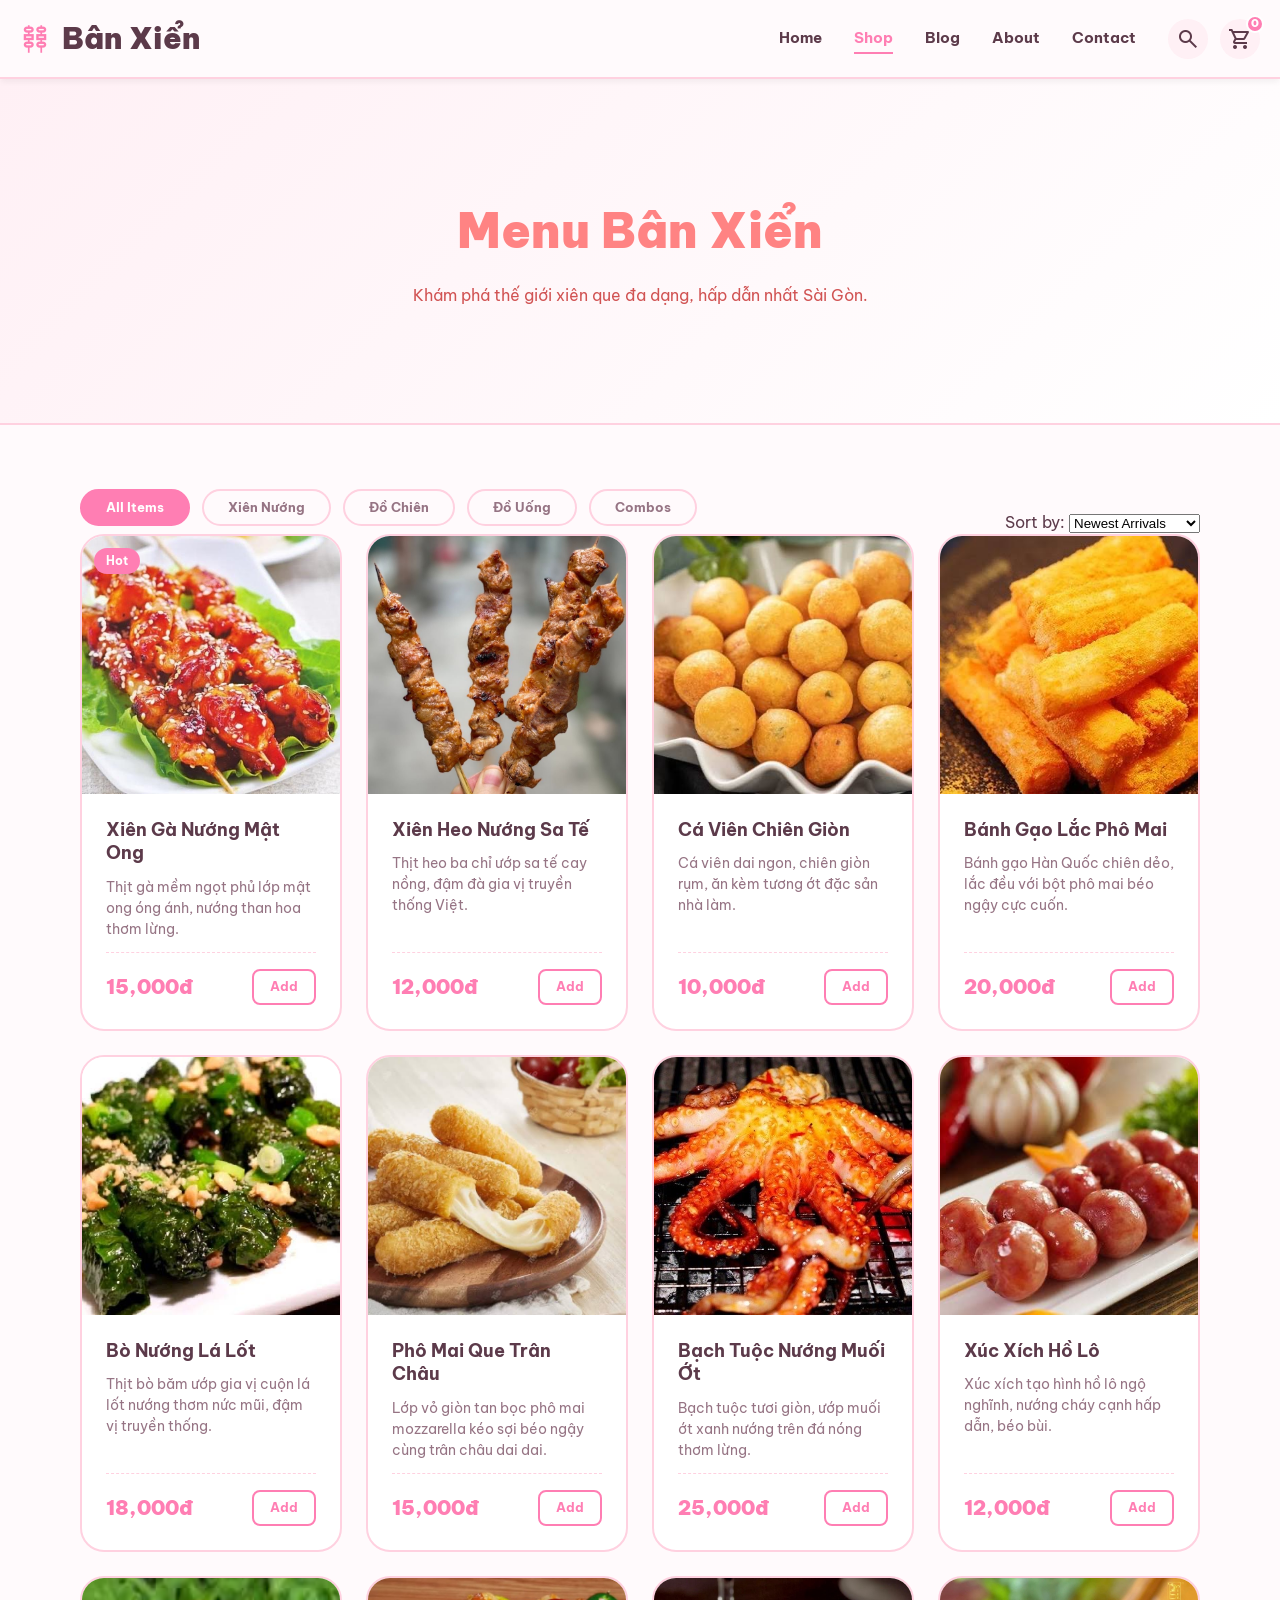
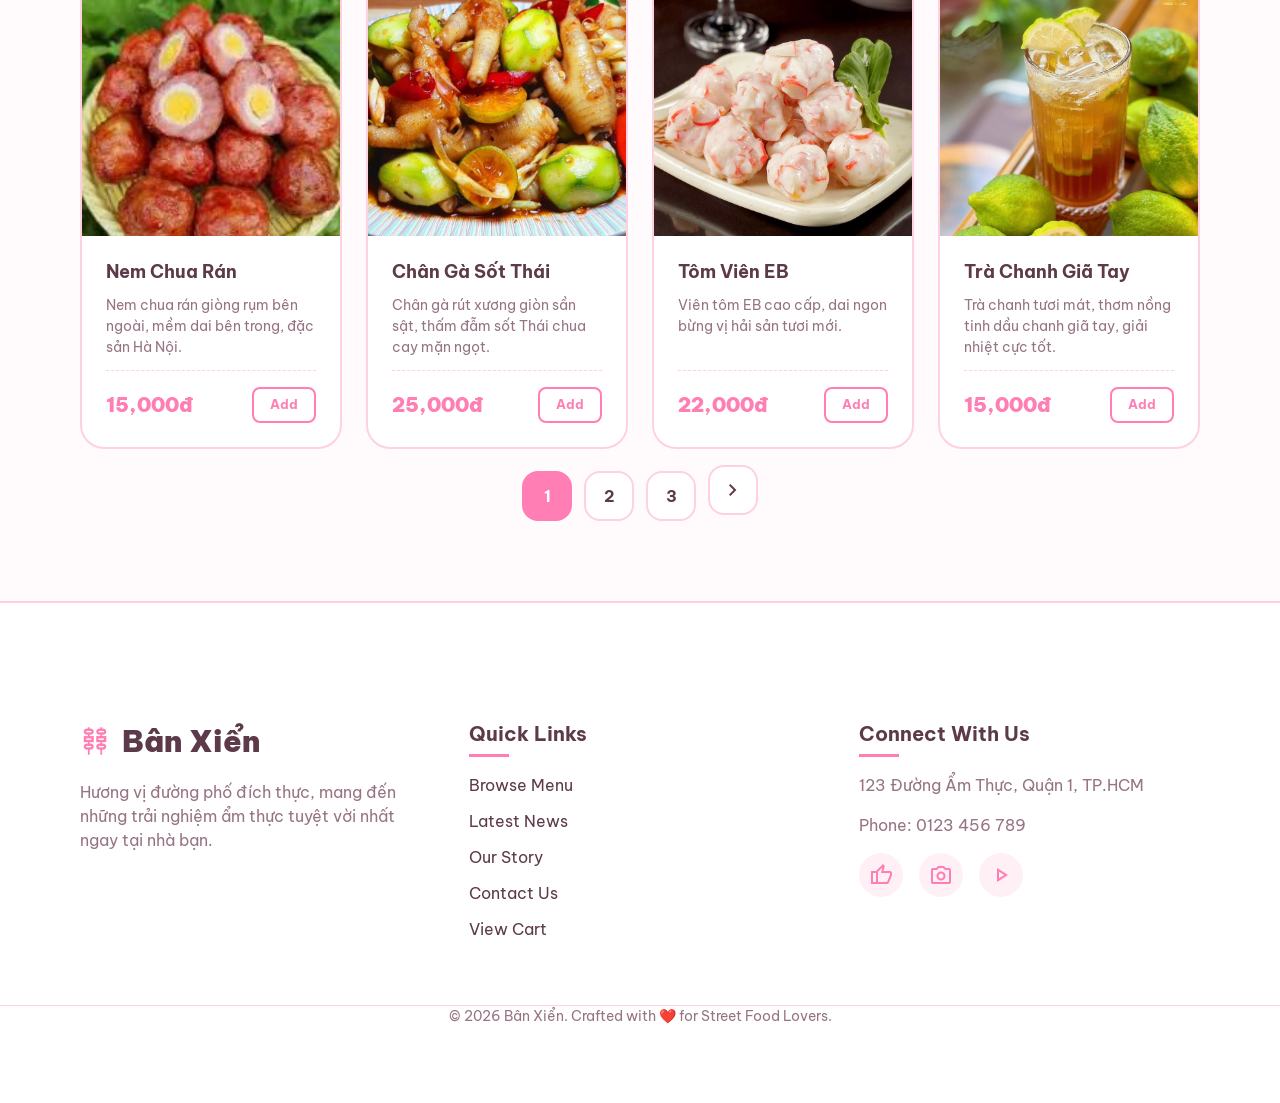
<file: shop.html>
<!DOCTYPE html>
<html lang="en">

<head>
    <meta charset="utf-8" />
    <meta name="viewport" content="width=device-width, initial-scale=1.0" />
    <title>Shop | Bân Xiển - Menu Đa Dạng</title>
    <!-- Fonts -->
    <link href="https://fonts.googleapis.com/css2?family=Be+Vietnam+Pro:wght@400;500;700;800;900&display=swap"
        rel="stylesheet" />
    <link href="https://fonts.googleapis.com/css2?family=Material+Symbols+Outlined:wght,FILL@100..700,0..1&display=swap"
        rel="stylesheet" />
    <!-- Styles -->

    <link rel="stylesheet" href="style.css" />

</head>

<body>
    <!-- Mobile Menu Overlay -->
    <div class="mobile-menu-overlay" id="menuOverlay"></div>
    <div class="mobile-menu" id="mobileMenu">
        <button class="close-menu" id="closeMenu">
            <span class="material-symbols-outlined">close</span>
        </button>
        <div class="mobile-nav-links">
            <a href="index.html">Home</a>
            <a href="shop.html" class="active">Shop</a>
            <a href="blog.html">Blog</a>
            <a href="about.html">About</a>
            <a href="contact.html">Contact</a>
        </div>
    </div>

    <div class="app-wrapper">
        <header class="header">
            <div class="header-container">
                <a href="index.html" class="logo">
                    <span class="material-symbols-outlined icon-large">kebab_dining</span>
                    <h2>Bân Xiển</h2>
                </a>
                <div class="header-right">
                    <nav class="navbar">
                        <a href="index.html">Home</a>
                        <a href="shop.html" class="active">Shop</a>
                        <a href="blog.html">Blog</a>
                        <a href="about.html">About</a>
                        <a href="contact.html">Contact</a>
                    </nav>
                    <div class="header-actions">
                        <button class="icon-btn search-btn">
                            <span class="material-symbols-outlined">search</span>
                        </button>
                        <a href="cart.html" class="icon-btn cart-btn">
                            <span class="material-symbols-outlined">shopping_cart</span>
                            <span class="cart-badge">3</span>
                        </a>
                        <button class="menu-toggle" id="openMenu">
                            <span class="material-symbols-outlined">menu_open</span>
                        </button>
                    </div>
                </div>
            </div>
        </header>

        <main class="main-content">
            <header class="page-header">
                <div class="container text-center">
                    <h1>Menu Bân Xiển</h1>
                    <p class="mt-2">Khám phá thế giới xiên que đa dạng, hấp dẫn nhất Sài Gòn.</p>
                </div>
            </header>

            <section class="container section-padding">
                <div class="shop-controls flex-between">
                    <div class="shop-filters">
                        <button class="filter-btn active">All Items</button>
                        <button class="filter-btn">Xiên Nướng</button>
                        <button class="filter-btn">Đồ Chiên</button>
                        <button class="filter-btn">Đồ Uống</button>
                        <button class="filter-btn">Combos</button>
                    </div>
                    <div class="shop-sorting">
                        <span>Sort by:</span>
                        <select>
                            <option>Newest Arrivals</option>
                            <option>Price: Low to High</option>
                            <option>Price: High to Low</option>
                            <option>Best Sellers</option>
                        </select>
                    </div>
                </div>

                <div class="products-grid">
                    <!-- 1 -->
                    <div class="product-card">
                        <a href="product.html" class="product-image"
                            style="background-image: url('assets/img/xienganuong.jpg');">
                            <span class="product-badge">Hot</span>
                        </a>
                        <div class="product-info">
                            <a href="product.html">
                                <h3>Xiên Gà Nướng Mật Ong</h3>
                            </a>
                            <p>Thịt gà mềm ngọt phủ lớp mật ong óng ánh, nướng than hoa thơm lừng.</p>
                            <div class="product-bottom">
                                <span class="price">15,000đ</span>
                                <button class="btn btn-outline add-to-cart">Add</button>
                            </div>
                        </div>
                    </div>
                    <!-- 2 -->
                    <div class="product-card">
                        <div class="product-image" style="background-image: url('assets/img/xienheonguong.jpg');"></div>
                        <div class="product-info">
                            <h3>Xiên Heo Nướng Sa Tế</h3>
                            <p>Thịt heo ba chỉ ướp sa tế cay nồng, đậm đà gia vị truyền thống Việt.</p>
                            <div class="product-bottom">
                                <span class="price">12,000đ</span>
                                <button class="btn btn-outline add-to-cart">Add</button>
                            </div>
                        </div>
                    </div>
                    <!-- 3 -->
                    <div class="product-card">
                        <div class="product-image" style="background-image: url('assets/img/cavienchien.jpg');"></div>
                        <div class="product-info">
                            <h3>Cá Viên Chiên Giòn</h3>
                            <p>Cá viên dai ngon, chiên giòn rụm, ăn kèm tương ớt đặc sản nhà làm.</p>
                            <div class="product-bottom">
                                <span class="price">10,000đ</span>
                                <button class="btn btn-outline add-to-cart">Add</button>
                            </div>
                        </div>
                    </div>
                    <!-- 4 -->
                    <div class="product-card">
                        <div class="product-image" style="background-image: url('assets/img/banhgaolac.jpg');">
                        </div>
                        <div class="product-info">
                            <h3>Bánh Gạo Lắc Phô Mai</h3>
                            <p>Bánh gạo Hàn Quốc chiên dẻo, lắc đều với bột phô mai béo ngậy cực cuốn.</p>
                            <div class="product-bottom">
                                <span class="price">20,000đ</span>
                                <button class="btn btn-outline add-to-cart">Add</button>
                            </div>
                        </div>
                    </div>
                    <!-- 5 -->
                    <div class="product-card">
                        <div class="product-image" style="background-image: url('assets/img/bolalot.jpg');"></div>
                        <div class="product-info">
                            <h3>Bò Nướng Lá Lốt</h3>
                            <p>Thịt bò băm ướp gia vị cuộn lá lốt nướng thơm nức mũi, đậm vị truyền thống.</p>
                            <div class="product-bottom">
                                <span class="price">18,000đ</span>
                                <button class="btn btn-outline add-to-cart">Add</button>
                            </div>
                        </div>
                    </div>
                    <!-- 6 -->
                    <div class="product-card">
                        <div class="product-image" style="background-image: url('assets/img/phomaique.jpg');"></div>
                        <div class="product-info">
                            <h3>Phô Mai Que Trân Châu</h3>
                            <p>Lớp vỏ giòn tan bọc phô mai mozzarella kéo sợi béo ngậy cùng trân châu dai dai.</p>
                            <div class="product-bottom">
                                <span class="price">15,000đ</span>
                                <button class="btn btn-outline add-to-cart">Add</button>
                            </div>
                        </div>
                    </div>
                    <!-- 7 -->
                    <div class="product-card">
                        <div class="product-image" style="background-image: url('assets/img/bachtuocnguong.jpg');">
                        </div>
                        <div class="product-info">
                            <h3>Bạch Tuộc Nướng Muối Ớt</h3>
                            <p>Bạch tuộc tươi giòn, ướp muối ớt xanh nướng trên đá nóng thơm lừng.</p>
                            <div class="product-bottom">
                                <span class="price">25,000đ</span>
                                <button class="btn btn-outline add-to-cart">Add</button>
                            </div>
                        </div>
                    </div>
                    <!-- 8 -->
                    <div class="product-card">
                        <div class="product-image" style="background-image: url('assets/img/xucxichholo.jpg');">
                        </div>
                        <div class="product-info">
                            <h3>Xúc Xích Hồ Lô</h3>
                            <p>Xúc xích tạo hình hồ lô ngộ nghĩnh, nướng cháy cạnh hấp dẫn, béo bùi.</p>
                            <div class="product-bottom">
                                <span class="price">12,000đ</span>
                                <button class="btn btn-outline add-to-cart">Add</button>
                            </div>
                        </div>
                    </div>
                    <!-- 9 -->
                    <div class="product-card">
                        <div class="product-image" style="background-image: url('assets/img/nemchuaran.jpg');"></div>
                        <div class="product-info">
                            <h3>Nem Chua Rán</h3>
                            <p>Nem chua rán giòng rụm bên ngoài, mềm dai bên trong, đặc sản Hà Nội.</p>
                            <div class="product-bottom">
                                <span class="price">15,000đ</span>
                                <button class="btn btn-outline add-to-cart">Add</button>
                            </div>
                        </div>
                    </div>
                    <!-- 10 -->
                    <div class="product-card">
                        <div class="product-image" style="background-image: url('assets/img/changasot.jpg');"></div>
                        <div class="product-info">
                            <h3>Chân Gà Sốt Thái</h3>
                            <p>Chân gà rút xương giòn sần sật, thấm đẫm sốt Thái chua cay mặn ngọt.</p>
                            <div class="product-bottom">
                                <span class="price">25,000đ</span>
                                <button class="btn btn-outline add-to-cart">Add</button>
                            </div>
                        </div>
                    </div>
                    <!-- 11 -->
                    <div class="product-card">
                        <div class="product-image" style="background-image: url('assets/img/tom-hum-vien-EB-4.jpg');">
                        </div>
                        <div class="product-info">
                            <h3>Tôm Viên EB</h3>
                            <p>Viên tôm EB cao cấp, dai ngon bừng vị hải sản tươi mới.</p>
                            <div class="product-bottom">
                                <span class="price">22,000đ</span>
                                <button class="btn btn-outline add-to-cart">Add</button>
                            </div>
                        </div>
                    </div>
                    <!-- 12 -->
                    <div class="product-card">
                        <div class="product-image"
                            style="background-image: url('assets/img/cong-thuc-pha-tra-chanh-gia-tay.jpg');"></div>
                        <div class="product-info">
                            <h3>Trà Chanh Giã Tay</h3>
                            <p>Trà chanh tươi mát, thơm nồng tinh dầu chanh giã tay, giải nhiệt cực tốt.</p>
                            <div class="product-bottom">
                                <span class="price">15,000đ</span>
                                <button class="btn btn-outline add-to-cart">Add</button>
                            </div>
                        </div>
                    </div>
                </div>

                <div class="pagination text-center mt-2">
                    <a href="#" class="page-link active">1</a>
                    <a href="#" class="page-link">2</a>
                    <a href="#" class="page-link">3</a>
                    <a href="#" class="page-link"><span class="material-symbols-outlined">chevron_right</span></a>
                </div>
            </section>
        </main>

        <footer class="footer">
            <div class="container footer-grid">
                <div class="footer-col">
                    <div class="logo">
                        <span class="material-symbols-outlined icon-large">kebab_dining</span>
                        <h2>Bân Xiển</h2>
                    </div>
                    <p class="mt-2">Hương vị đường phố đích thực, mang đến những trải nghiệm ẩm thực tuyệt vời nhất ngay
                        tại nhà bạn.</p>
                </div>
                <div class="footer-col">
                    <h3>Quick Links</h3>
                    <div class="footer-links">
                        <a href="shop.html">Browse Menu</a>
                        <a href="blog.html">Latest News</a>
                        <a href="about.html">Our Story</a>
                        <a href="contact.html">Contact Us</a>
                        <a href="cart.html">View Cart</a>
                    </div>
                </div>
                <div class="footer-col">
                    <h3>Connect With Us</h3>
                    <p class="mb-2">123 Đường Ẩm Thực, Quận 1, TP.HCM</p>
                    <p class="mb-2">Phone: 0123 456 789</p>
                    <div class="social-icons">
                        <a href="#" class="social-icon"><span class="material-symbols-outlined">thumb_up</span></a>
                        <a href="#" class="social-icon"><span class="material-symbols-outlined">photo_camera</span></a>
                        <a href="#" class="social-icon"><span class="material-symbols-outlined">play_arrow</span></a>
                    </div>
                </div>
            </div>
            <div class="container copyright">
                <p>© 2026 Bân Xiển. Crafted with ❤️ for Street Food Lovers.</p>
            </div>
        </footer>
    </div>

    <script src="script.js"></script>
</body>

</html>
</file>
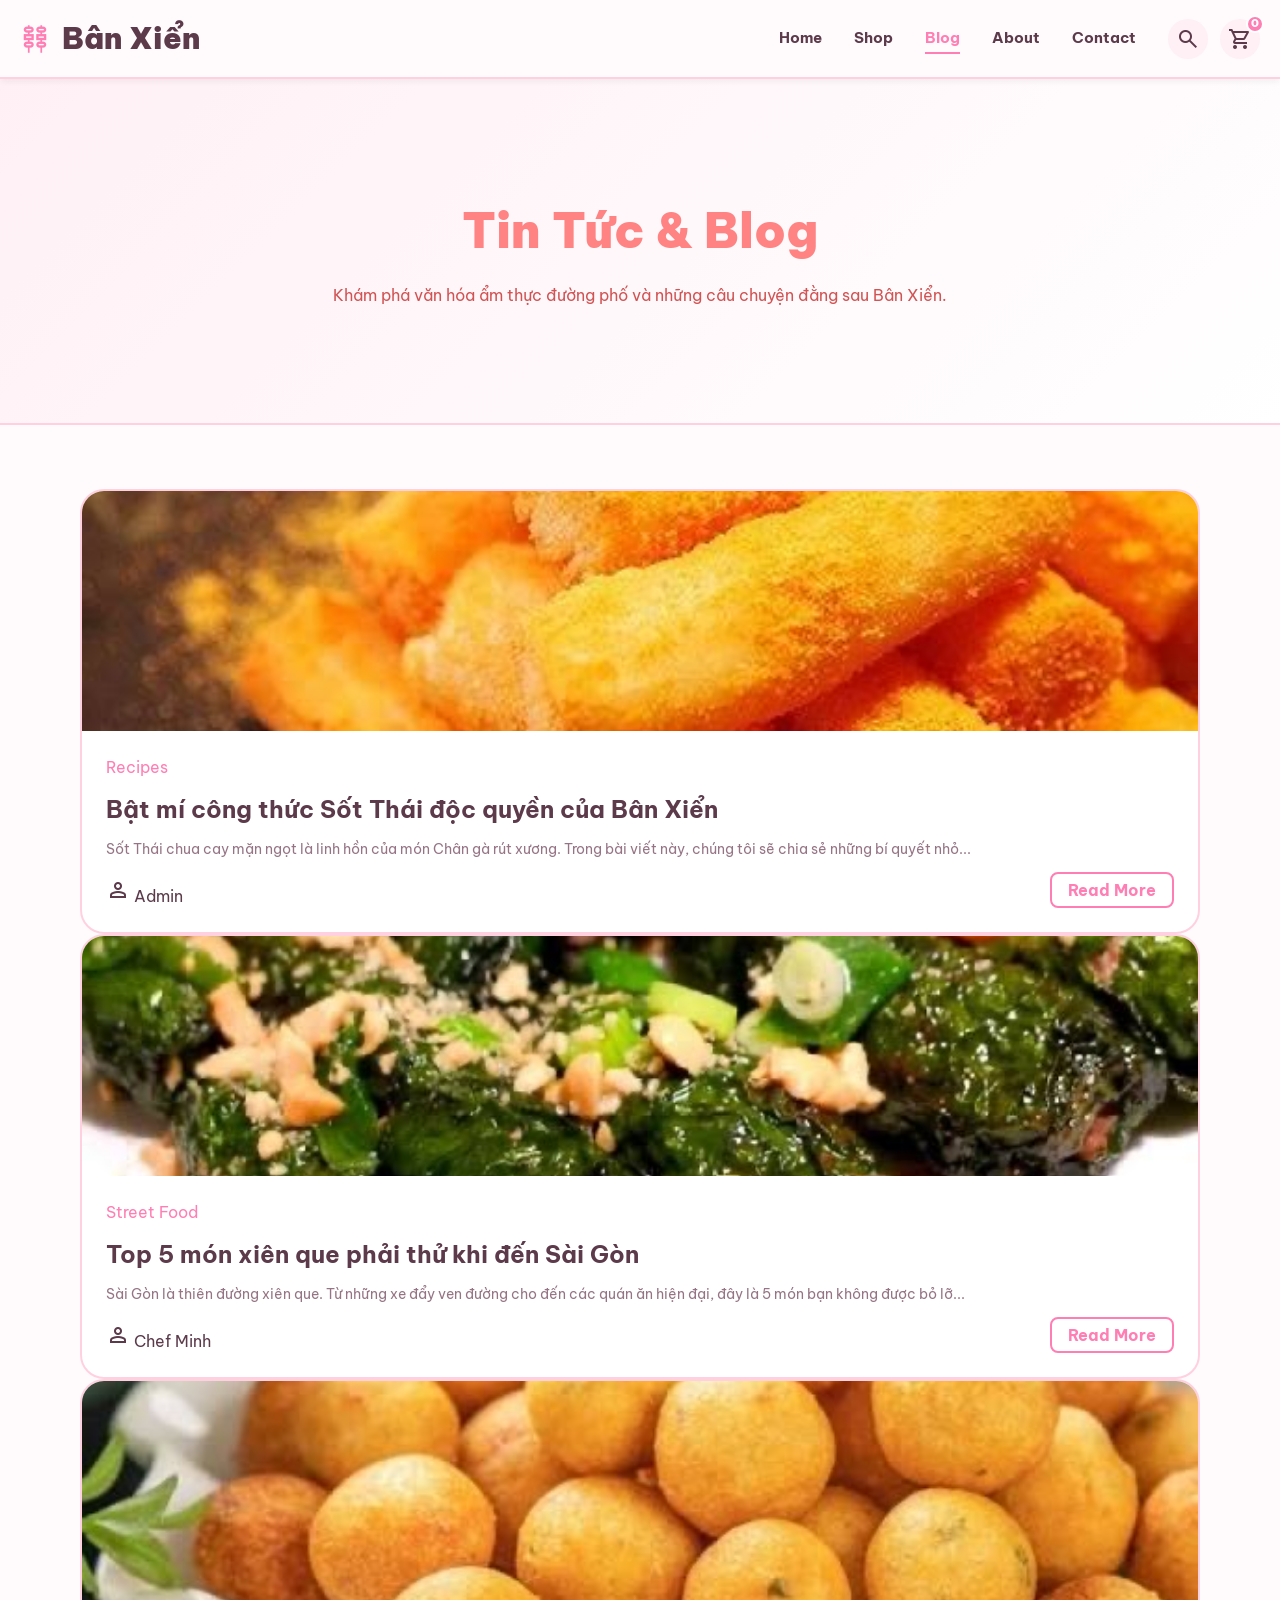
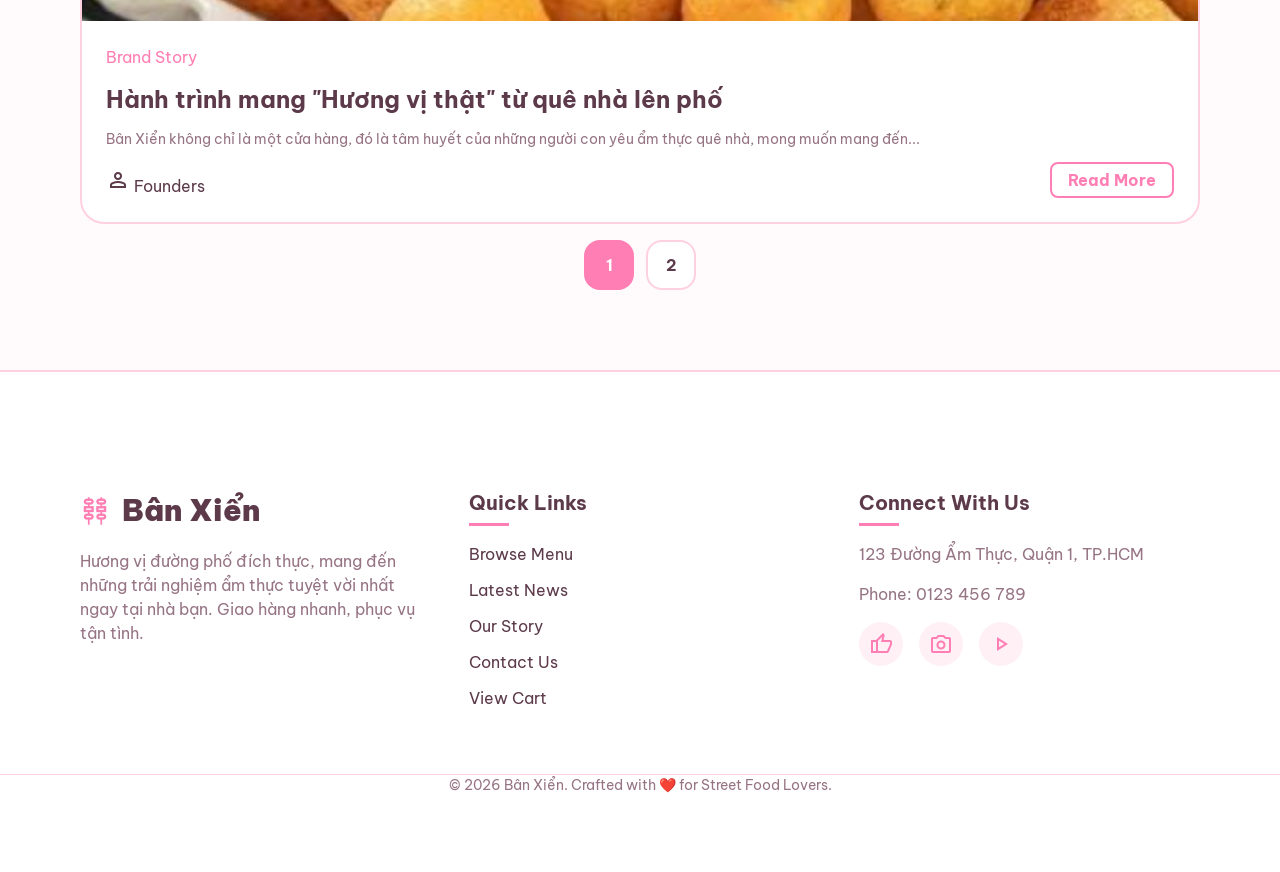
<file: src/blog.html>
<!DOCTYPE html>
<html lang="en">

<head>
    <meta charset="utf-8" />
    <meta name="viewport" content="width=device-width, initial-scale=1.0" />
    <title>Blog | Bân Xiển - Chia Sẻ Đam Mê Ẩm Thực</title>
    <!-- Fonts -->
    <link href="https://fonts.googleapis.com/css2?family=Be+Vietnam+Pro:wght@400;500;700;800;900&display=swap"
        rel="stylesheet" />
    <link href="https://fonts.googleapis.com/css2?family=Material+Symbols+Outlined:wght,FILL@100..700,0..1&display=swap"
        rel="stylesheet" />
    <!-- Styles -->

    <link rel="stylesheet" href="../style.css" />

</head>

<body>
    <!-- Mobile Menu Overlay -->
    <div class="mobile-menu-overlay" id="menuOverlay"></div>
    <div class="mobile-menu" id="mobileMenu">
        <button class="close-menu" id="closeMenu">
            <span class="material-symbols-outlined">close</span>
        </button>
        <div class="mobile-nav-links">
            <a href="../index.html">Home</a>
            <a href="./shop.html">Shop</a>
            <a href="./blog.html" class="active">Blog</a>
            <a href="./about.html">About</a>
            <a href="./contact.html">Contact</a>
        </div>
    </div>

    <div class="app-wrapper">
        <header class="header">
            <div class="header-container">
                <a href="../index.html" class="logo">
                    <span class="material-symbols-outlined icon-large">kebab_dining</span>
                    <h2>Bân Xiển</h2>
                </a>
                <div class="header-right">
                    <nav class="navbar">
                        <a href="../index.html">Home</a>
                        <a href="./shop.html">Shop</a>
                        <a href="./blog.html" class="active">Blog</a>
                        <a href="./about.html">About</a>
                        <a href="./contact.html">Contact</a>
                    </nav>
                    <div class="header-actions">
                        <button class="icon-btn search-btn">
                            <span class="material-symbols-outlined">search</span>
                        </button>
                        <a href="./cart.html" class="icon-btn cart-btn">
                            <span class="material-symbols-outlined">shopping_cart</span>
                            <span class="cart-badge">3</span>
                        </a>
                        <button class="menu-toggle" id="openMenu">
                            <span class="material-symbols-outlined">menu_open</span>
                        </button>
                    </div>
                </div>
            </div>
        </header>

        <main class="main-content">
            <header class="page-header">
                <div class="container text-center">
                    <h1>Tin Tức & Blog</h1>
                    <p class="mt-2">Khám phá văn hóa ẩm thực đường phố và những câu chuyện đằng sau Bân Xiển.</p>
                </div>
            </header>

            <section class="container section-padding">
                <div class="blog-grid">
                    <!-- Blog Card 1 -->
                    <article class="product-card">
                        <div class="product-image"
                            style="background-image: url('../assets/img/banhgaolac.jpg'); height: 240px;"></div>
                        <div class="product-info">
                            <span class="text-primary">Recipes</span>
                            <h2>Bật mí công thức Sốt Thái độc quyền của Bân Xiển</h2>
                            <p>Sốt Thái chua cay mặn ngọt là linh hồn của món Chân gà rút xương. Trong bài viết này,
                                chúng tôi sẽ chia sẻ những bí quyết nhỏ...</p>
                            <div class="flex-between">
                                <div>
                                    <span class="material-symbols-outlined">person</span>
                                    <span>Admin</span>
                                </div>
                                <a href="#" class="btn btn-outline">Read More</a>
                            </div>
                        </div>
                    </article>

                    <!-- Blog Card 2 -->
                    <article class="product-card">
                        <div class="product-image"
                            style="background-image: url('../assets/img/bolalot.jpg'); height: 240px;"></div>
                        <div class="product-info">
                            <span class="text-primary">Street Food</span>
                            <h2>Top 5 món xiên que phải thử khi đến Sài Gòn</h2>
                            <p>Sài Gòn là thiên đường xiên que. Từ những xe đẩy ven đường cho đến các quán ăn hiện đại,
                                đây là 5 món bạn không được bỏ lỡ...</p>
                            <div class="flex-between">
                                <div>
                                    <span class="material-symbols-outlined">person</span>
                                    <span>Chef Minh</span>
                                </div>
                                <a href="#" class="btn btn-outline">Read More</a>
                            </div>
                        </div>
                    </article>

                    <!-- Blog Card 3 -->
                    <article class="product-card">
                        <div class="product-image"
                            style="background-image: url('../assets/img/cavienchien.jpg'); height: 240px;"></div>
                        <div class="product-info">
                            <span class="text-primary">Brand Story</span>
                            <h2>Hành trình mang "Hương vị thật" từ quê nhà lên phố</h2>
                            <p>Bân Xiển không chỉ là một cửa hàng, đó là tâm huyết của những người con yêu ẩm thực quê
                                nhà, mong muốn mang đến...</p>
                            <div class="flex-between">
                                <div>
                                    <span class="material-symbols-outlined">person</span>
                                    <span>Founders</span>
                                </div>
                                <a href="#" class="btn btn-outline">Read More</a>
                            </div>
                        </div>
                    </article>
                </div>

                <div class="pagination text-center mt-2">
                    <a href="#" class="page-link active">1</a>
                    <a href="#" class="page-link">2</a>
                </div>
            </section>
        </main>

        <footer class="footer">
            <div class="container footer-grid">
                <div class="footer-col">
                    <div class="logo">
                        <span class="material-symbols-outlined icon-large">kebab_dining</span>
                        <h2>Bân Xiển</h2>
                    </div>
                    <p class="mt-2">Hương vị đường phố đích thực, mang đến những trải nghiệm ẩm thực tuyệt vời nhất ngay
                        tại nhà bạn. Giao hàng nhanh, phục vụ tận tình.</p>
                </div>
                <div class="footer-col">
                    <h3>Quick Links</h3>
                    <div class="footer-links">
                        <a href="./shop.html">Browse Menu</a>
                        <a href="./blog.html">Latest News</a>
                        <a href="./about.html">Our Story</a>
                        <a href="./contact.html">Contact Us</a>
                        <a href="./cart.html">View Cart</a>
                    </div>
                </div>
                <div class="footer-col">
                    <h3>Connect With Us</h3>
                    <p class="mb-2">123 Đường Ẩm Thực, Quận 1, TP.HCM</p>
                    <p class="mb-2">Phone: 0123 456 789</p>
                    <div class="social-icons">
                        <a href="#" class="social-icon"><span class="material-symbols-outlined">thumb_up</span></a>
                        <a href="#" class="social-icon"><span class="material-symbols-outlined">photo_camera</span></a>
                        <a href="#" class="social-icon"><span class="material-symbols-outlined">play_arrow</span></a>
                    </div>
                </div>
            </div>
            <div class="container copyright">
                <p>© 2026 Bân Xiển. Crafted with ❤️ for Street Food Lovers.</p>
            </div>
        </footer>
    </div>

    <script src="../script/script.js"></script>
</body>

</html>
</file>
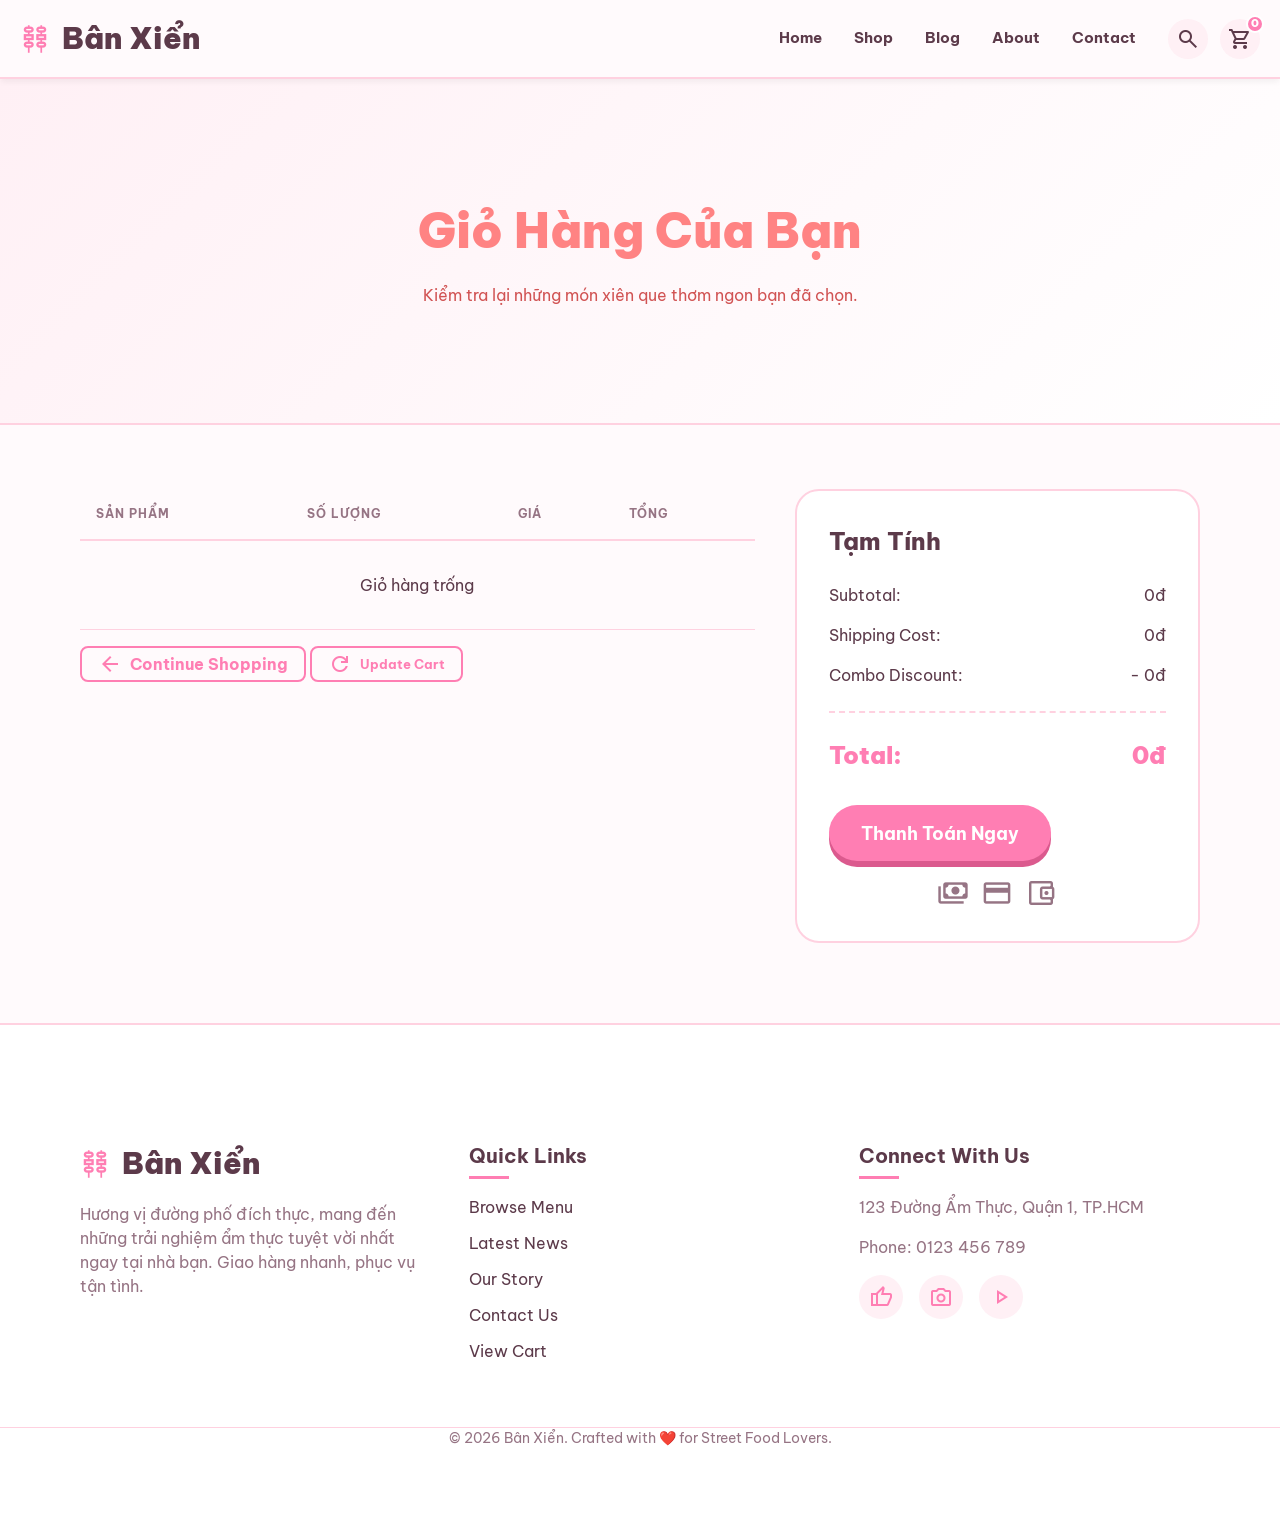
<file: src/cart.html>
<!DOCTYPE html>
<html lang="en">

<head>
    <meta charset="utf-8" />
    <meta name="viewport" content="width=device-width, initial-scale=1.0" />
    <title>Giỏ Hàng | Bân Xiển - Sẵn Sàng Thưởng Thức</title>
    <!-- Fonts -->
    <link href="https://fonts.googleapis.com/css2?family=Be+Vietnam+Pro:wght@400;500;700;800;900&display=swap"
        rel="stylesheet" />
    <link href="https://fonts.googleapis.com/css2?family=Material+Symbols+Outlined:wght,FILL@100..700,0..1&display=swap"
        rel="stylesheet" />
    <!-- Styles -->

    <link rel="stylesheet" href="../style.css" />

</head>

<body>
    <!-- Mobile Menu Overlay -->
    <div class="mobile-menu-overlay" id="menuOverlay"></div>
    <div class="mobile-menu" id="mobileMenu">
        <button class="close-menu" id="closeMenu">
            <span class="material-symbols-outlined">close</span>
        </button>
        <div class="mobile-nav-links">
            <a href="../index.html">Home</a>
            <a href="./shop.html">Shop</a>
            <a href="./blog.html">Blog</a>
            <a href="./about.html">About</a>
            <a href="./contact.html">Contact</a>
        </div>
    </div>

    <div class="app-wrapper">
        <header class="header">
            <div class="header-container">
                <a href="../index.html" class="logo">
                    <span class="material-symbols-outlined icon-large">kebab_dining</span>
                    <h2>Bân Xiển</h2>
                </a>
                <div class="header-right">
                    <nav class="navbar">
                        <a href="../index.html">Home</a>
                        <a href="./shop.html">Shop</a>
                        <a href="./blog.html">Blog</a>
                        <a href="./about.html">About</a>
                        <a href="./contact.html">Contact</a>
                    </nav>
                    <div class="header-actions">
                        <button class="icon-btn search-btn">
                            <span class="material-symbols-outlined">search</span>
                        </button>
                        <a href="cart.html" class="icon-btn cart-btn">
                            <span class="material-symbols-outlined">shopping_cart</span>
                            <span class="cart-badge">3</span>
                        </a>
                        <button class="menu-toggle" id="openMenu">
                            <span class="material-symbols-outlined">menu_open</span>
                        </button>
                    </div>
                </div>
            </div>
        </header>

        <main class="main-content">
            <header class="page-header">
                <div class="container text-center">
                    <h1>Giỏ Hàng Của Bạn</h1>
                    <p class="mt-2">Kiểm tra lại những món xiên que thơm ngon bạn đã chọn.</p>
                </div>
            </header>

            <section class="container section-padding">
                <div class="cart-flex">
                    <div class="cart-items">
                        <table class="cart-table">
                            <thead>
                                <tr>
                                    <th>Sản Phẩm</th>
                                    <th>Số Lượng</th>
                                    <th>Giá</th>
                                    <th>Tổng</th>
                                </tr>
                            </thead>
                            <tbody>
                            </tbody>
                        </table>
                        <div class="cart-actions mt-2">
                            <a href="shop.html" class="btn btn-outline"><span
                                    class="material-symbols-outlined">arrow_back</span> Continue Shopping</a>
                            <button class="btn btn-outline"><span class="material-symbols-outlined">refresh</span>
                                Update Cart</button>
                        </div>
                    </div>

                    <div class="cart-summary">
                        <h2>Tạm Tính</h2>
                        <div class="summary-row">
                            <span>Subtotal:</span>
                            <span>57,000đ</span>
                        </div>
                        <div class="summary-row">
                            <span>Shipping Cost:</span>
                            <span>15,000đ</span>
                        </div>
                        <div class="summary-row">
                            <span>Combo Discount:</span>
                            <span>- 5,000đ</span>
                        </div>
                        <div class="summary-row summary-total">
                            <span>Total:</span>
                            <span>67,000đ</span>
                        </div>
                        <button class="btn btn-primary btn-large mt-2">Thanh Toán Ngay</button>
                        <div class="payment-methods mt-2">
                            <span class="material-symbols-outlined">payments</span>
                            <span class="material-symbols-outlined">credit_card</span>
                            <span class="material-symbols-outlined">account_balance_wallet</span>
                        </div>
                    </div>
                </div>
            </section>
        </main>

        <footer class="footer">
            <div class="container footer-grid">
                <div class="footer-col">
                    <div class="logo">
                        <span class="material-symbols-outlined icon-large">kebab_dining</span>
                        <h2>Bân Xiển</h2>
                    </div>
                    <p class="mt-2">Hương vị đường phố đích thực, mang đến những trải nghiệm ẩm thực tuyệt vời nhất ngay
                        tại nhà bạn. Giao hàng nhanh, phục vụ tận tình.</p>
                </div>
                <div class="footer-col">
                    <h3>Quick Links</h3>
                    <div class="footer-links">
                        <a href="./shop.html">Browse Menu</a>
                        <a href="./blog.html">Latest News</a>
                        <a href="./about.html">Our Story</a>
                        <a href="./contact.html">Contact Us</a>
                        <a href="./cart.html">View Cart</a>
                    </div>
                </div>
                <div class="footer-col">
                    <h3>Connect With Us</h3>
                    <p class="mb-2">123 Đường Ẩm Thực, Quận 1, TP.HCM</p>
                    <p class="mb-2">Phone: 0123 456 789</p>
                    <div class="social-icons">
                        <a href="#" class="social-icon"><span class="material-symbols-outlined">thumb_up</span></a>
                        <a href="#" class="social-icon"><span class="material-symbols-outlined">photo_camera</span></a>
                        <a href="#" class="social-icon"><span class="material-symbols-outlined">play_arrow</span></a>
                    </div>
                </div>
            </div>
            <div class="container copyright">
                <p>© 2026 Bân Xiển. Crafted with ❤️ for Street Food Lovers.</p>
            </div>
        </footer>
    </div>

    <script src="../script/script.js"></script>
</body>

</html>
</file>
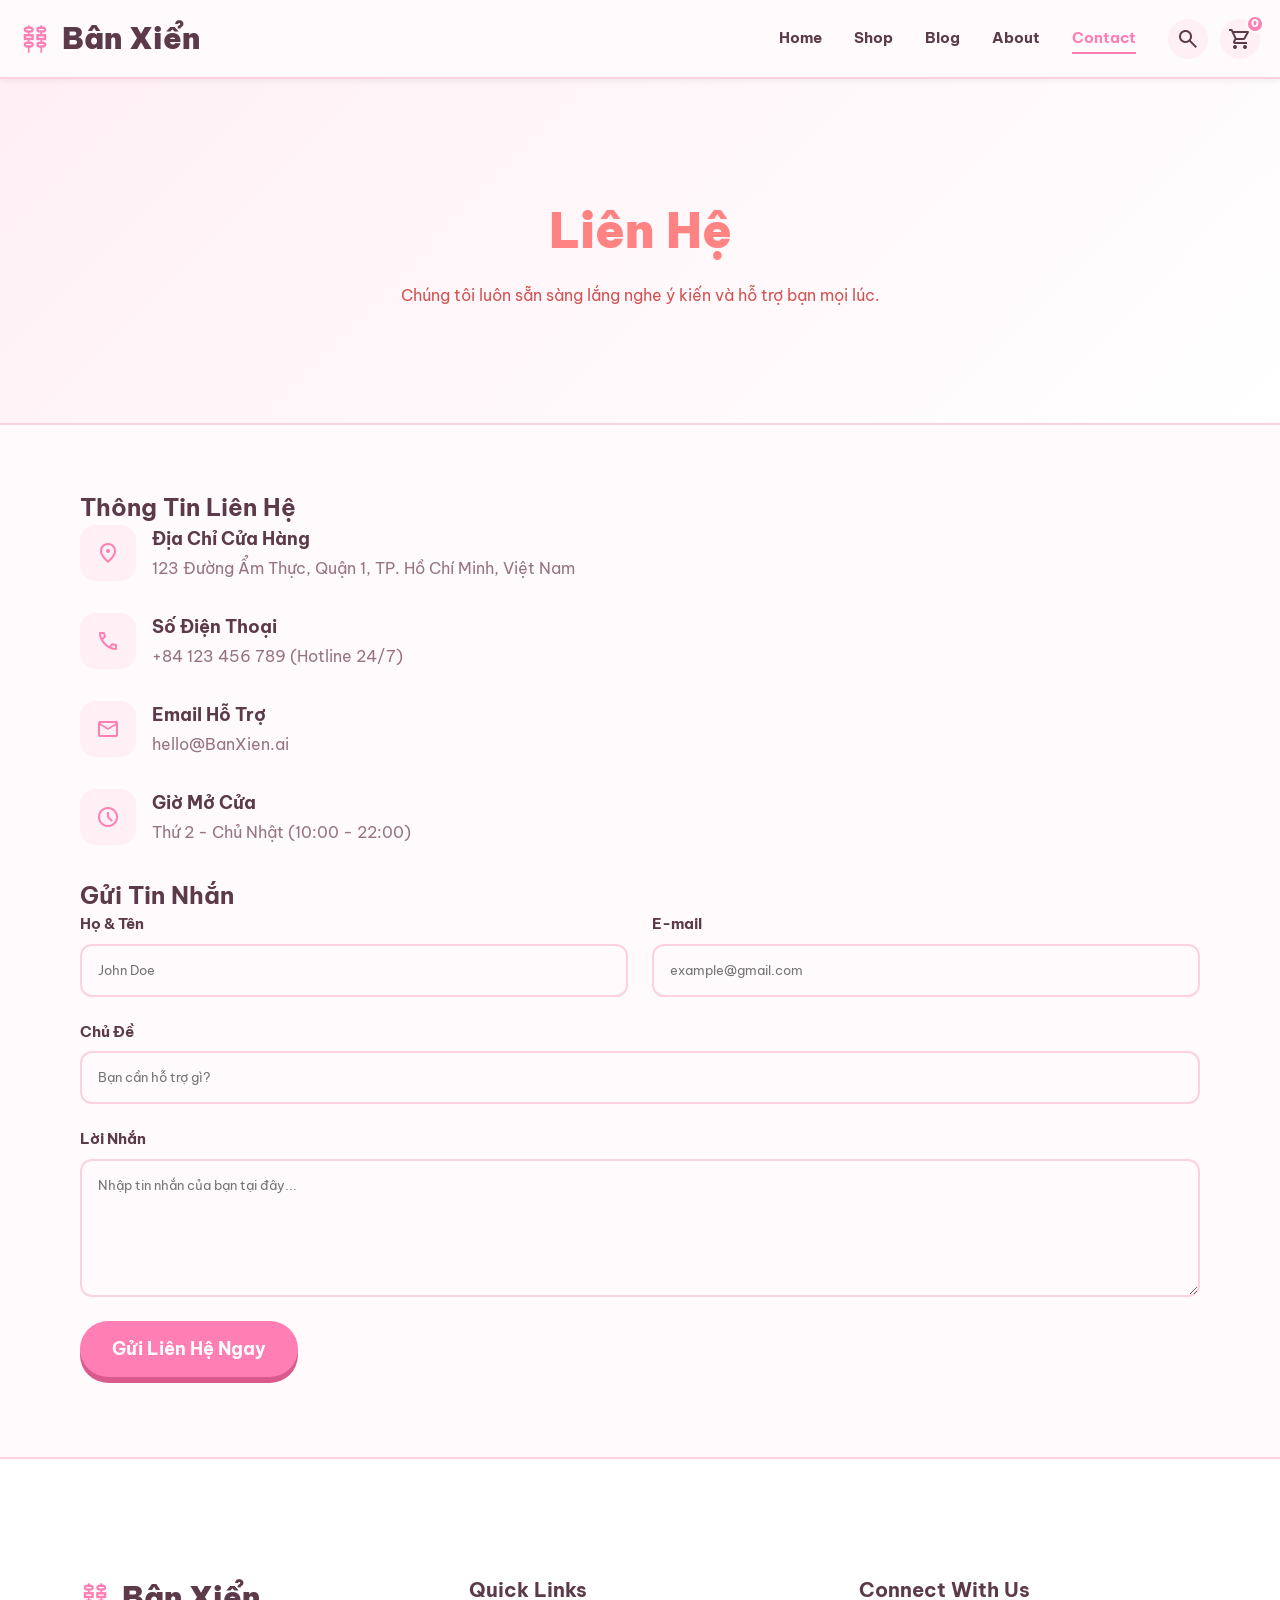
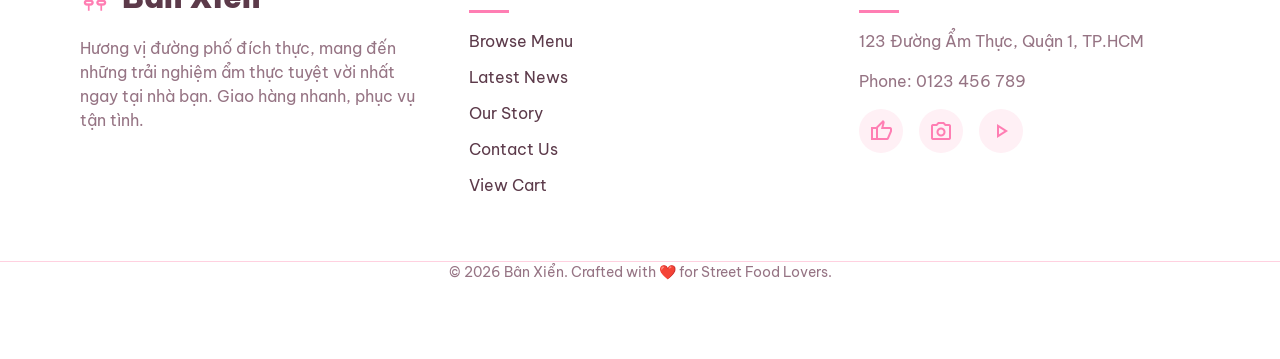
<file: src/contact.html>
<!DOCTYPE html>
<html lang="en">

<head>
    <meta charset="utf-8" />
    <meta name="viewport" content="width=device-width, initial-scale=1.0" />
    <title>Contact | Bân Xiển - Liên Hệ Để Thưởng Thức</title>
    <!-- Fonts -->
    <link href="https://fonts.googleapis.com/css2?family=Be+Vietnam+Pro:wght@400;500;700;800;900&display=swap"
        rel="stylesheet" />
    <link href="https://fonts.googleapis.com/css2?family=Material+Symbols+Outlined:wght,FILL@100..700,0..1&display=swap"
        rel="stylesheet" />
    <!-- Styles -->
    <link rel="stylesheet" href="../style.css" />
</head>

<body>
    <!-- Mobile Menu Overlay -->
    <div class="mobile-menu-overlay" id="menuOverlay"></div>
    <div class="mobile-menu" id="mobileMenu">
        <button class="close-menu" id="closeMenu">
            <span class="material-symbols-outlined">close</span>
        </button>
        <div class="mobile-nav-links">
            <a href="../index.html">Home</a>
            <a href="./shop.html">Shop</a>
            <a href="./blog.html">Blog</a>
            <a href="./about.html">About</a>
            <a href="./contact.html" class="active">Contact</a>
        </div>
    </div>

    <div class="app-wrapper">
        <header class="header">
            <div class="header-container">
                <a href="../index.html" class="logo">
                    <span class="material-symbols-outlined icon-large">kebab_dining</span>
                    <h2>Bân Xiển</h2>
                </a>
                <div class="header-right">
                    <nav class="navbar">
                        <a href="../index.html">Home</a>
                        <a href="./shop.html">Shop</a>
                        <a href="./blog.html">Blog</a>
                        <a href="./about.html">About</a>
                        <a href="./contact.html" class="active">Contact</a>
                    </nav>
                    <div class="header-actions">
                        <button class="icon-btn search-btn">
                            <span class="material-symbols-outlined">search</span>
                        </button>
                        <a href="./cart.html" class="icon-btn cart-btn">
                            <span class="material-symbols-outlined">shopping_cart</span>
                            <span class="cart-badge">3</span>
                        </a>
                        <button class="menu-toggle" id="openMenu">
                            <span class="material-symbols-outlined">menu_open</span>
                        </button>
                    </div>
                </div>
            </div>
        </header>

        <main class="main-content">
            <header class="page-header">
                <div class="container text-center">
                    <h1>Liên Hệ</h1>
                    <p class="mt-2">Chúng tôi luôn sẵn sàng lắng nghe ý kiến và hỗ trợ bạn mọi lúc.</p>
                </div>
            </header>

            <section class="container section-padding">
                <div class="contact-flex">
                    <div class="contact-info">
                        <h2>Thông Tin Liên Hệ</h2>
                        <div class="contact-item">
                            <div class="icon-box"><span class="material-symbols-outlined">location_on</span></div>
                            <div>
                                <h3>Địa Chỉ Cửa Hàng</h3>
                                <p>123 Đường Ẩm Thực, Quận 1, TP. Hồ Chí Minh, Việt Nam</p>
                            </div>
                        </div>
                        <div class="contact-item">
                            <div class="icon-box"><span class="material-symbols-outlined">call</span></div>
                            <div>
                                <h3>Số Điện Thoại</h3>
                                <p>+84 123 456 789 (Hotline 24/7)</p>
                            </div>
                        </div>
                        <div class="contact-item">
                            <div class="icon-box"><span class="material-symbols-outlined">mail</span></div>
                            <div>
                                <h3>Email Hỗ Trợ</h3>
                                <p>hello@BanXien.ai</p>
                            </div>
                        </div>
                        <div class="contact-item">
                            <div class="icon-box"><span class="material-symbols-outlined">schedule</span></div>
                            <div>
                                <h3>Giờ Mở Cửa</h3>
                                <p>Thứ 2 - Chủ Nhật (10:00 - 22:00)</p>
                            </div>
                        </div>
                    </div>

                    <div class="contact-form-container">
                        <h2>Gửi Tin Nhắn</h2>
                        <form id="contactForm">
                            <div class="form-grid">
                                <div class="form-group">
                                    <label for="name">Họ & Tên</label>
                                    <input type="text" id="name" placeholder="John Doe" required>
                                </div>
                                <div class="form-group">
                                    <label for="email">E-mail</label>
                                    <input type="email" id="email" placeholder="example@gmail.com" required>
                                </div>
                            </div>
                            <div class="form-group">
                                <label for="subject">Chủ Đề</label>
                                <input type="text" id="subject" placeholder="Bạn cần hỗ trợ gì?">
                            </div>
                            <div class="form-group">
                                <label for="message">Lời Nhắn</label>
                                <textarea id="message" rows="6" placeholder="Nhập tin nhắn của bạn tại đây..."
                                    required></textarea>
                            </div>
                            <button type="submit" class="btn btn-primary btn-large">Gửi Liên Hệ
                                Ngay</button>
                        </form>
                    </div>
                </div>
            </section>
        </main>

        <footer class="footer">
            <div class="container footer-grid">
                <div class="footer-col">
                    <div class="logo">
                        <span class="material-symbols-outlined icon-large">kebab_dining</span>
                        <h2>Bân Xiển</h2>
                    </div>
                    <p class="mt-2">Hương vị đường phố đích thực, mang đến những trải nghiệm ẩm thực tuyệt vời nhất ngay
                        tại nhà bạn. Giao hàng nhanh, phục vụ tận tình.</p>
                </div>
                <div class="footer-col">
                    <h3>Quick Links</h3>
                    <div class="footer-links">
                        <a href="./shop.html">Browse Menu</a>
                        <a href="./blog.html">Latest News</a>
                        <a href="./about.html">Our Story</a>
                        <a href="./contact.html">Contact Us</a>
                        <a href="./cart.html">View Cart</a>
                    </div>
                </div>
                <div class="footer-col">
                    <h3>Connect With Us</h3>
                    <p class="mb-2">123 Đường Ẩm Thực, Quận 1, TP.HCM</p>
                    <p class="mb-2">Phone: 0123 456 789</p>
                    <div class="social-icons">
                        <a href="#" class="social-icon"><span class="material-symbols-outlined">thumb_up</span></a>
                        <a href="#" class="social-icon"><span class="material-symbols-outlined">photo_camera</span></a>
                        <a href="#" class="social-icon"><span class="material-symbols-outlined">play_arrow</span></a>
                    </div>
                </div>
            </div>
            <div class="container copyright">
                <p>© 2026 Bân Xiển. Crafted with ❤️ for Street Food Lovers.</p>
            </div>
        </footer>
        </footer>
    </div>

    <script src="../script/script.js"></script>
</body>

</html>
</file>
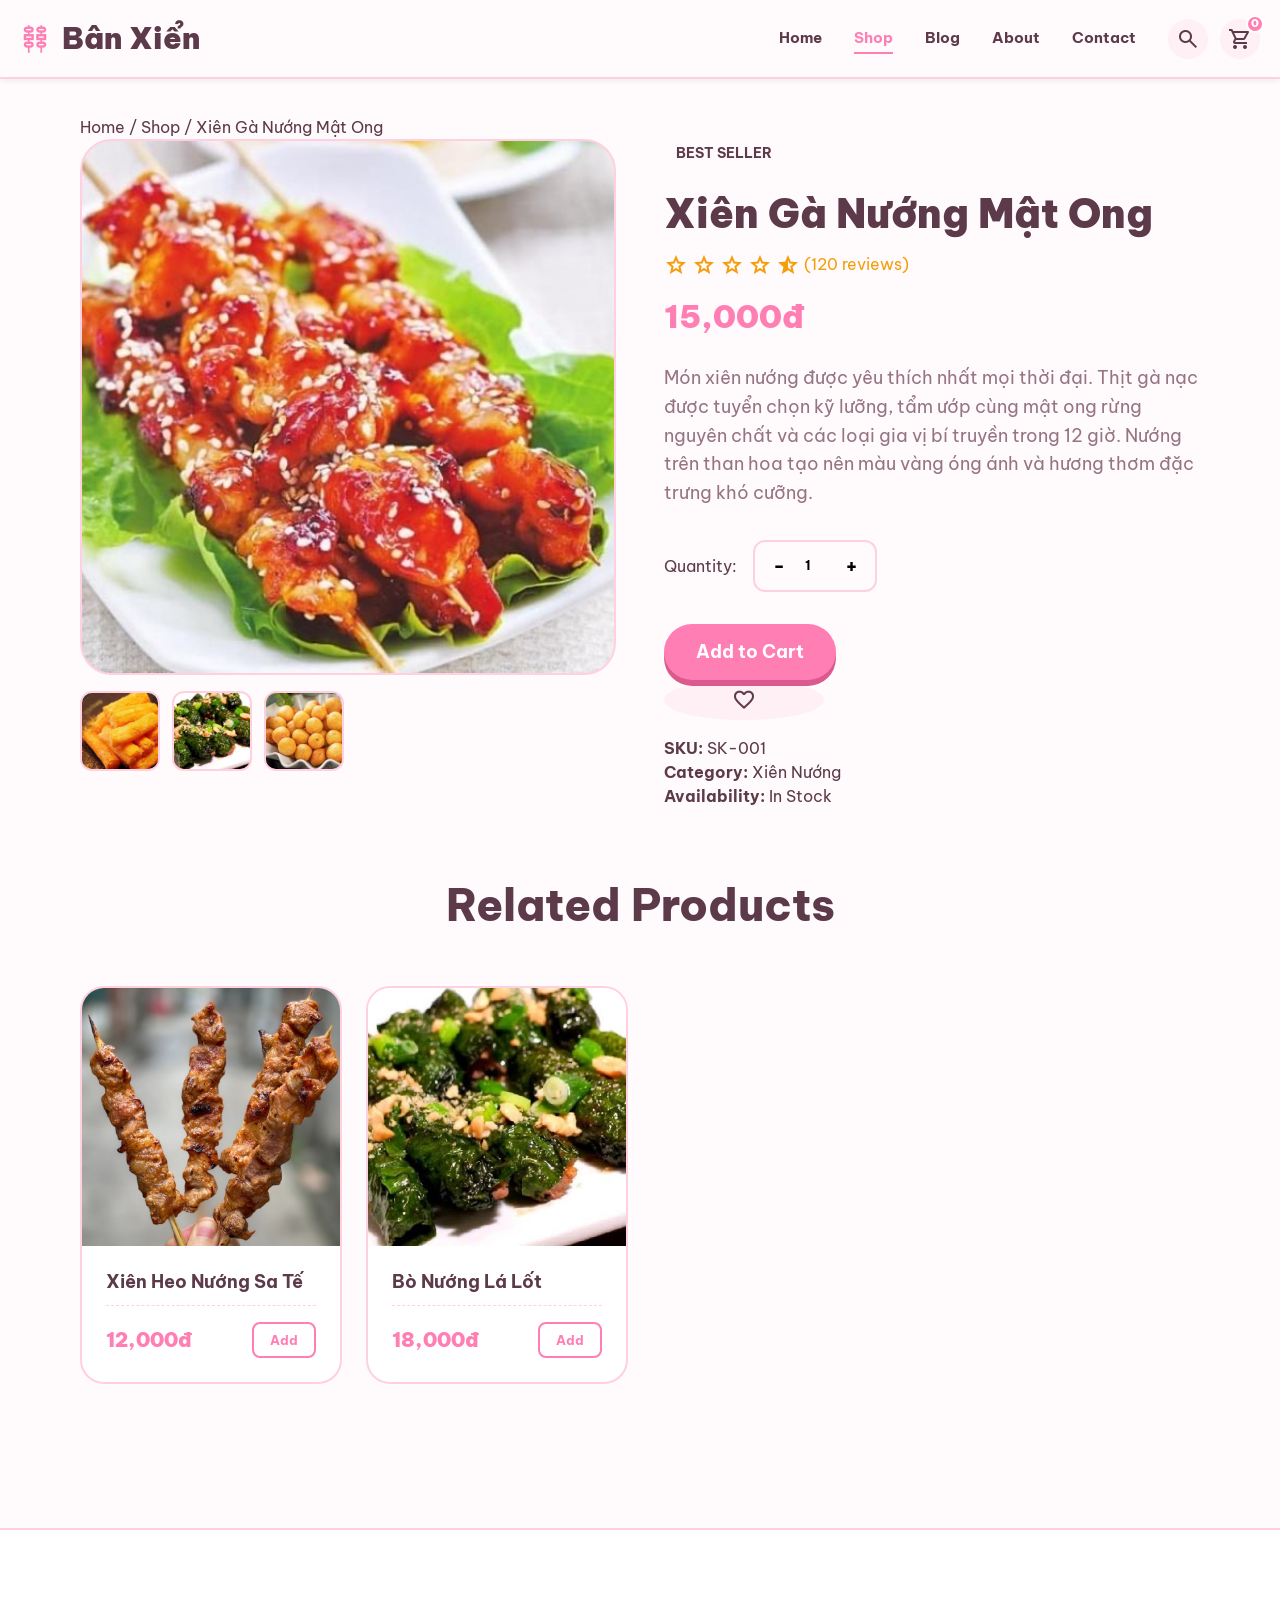
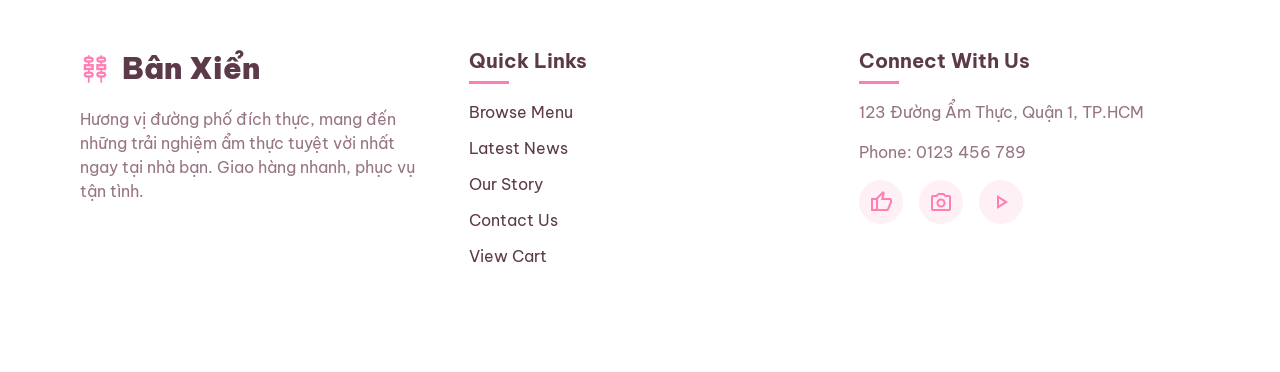
<file: src/product.html>
<!DOCTYPE html>
<html lang="en">

<head>
    <meta charset="utf-8" />
    <meta name="viewport" content="width=device-width, initial-scale=1.0" />
    <title>Xiên Gà Nướng Mật Ong | Bân Xiển</title>
    <!-- Fonts -->
    <link href="https://fonts.googleapis.com/css2?family=Be+Vietnam+Pro:wght@400;500;700;800;900&display=swap"
        rel="stylesheet" />
    <link href="https://fonts.googleapis.com/css2?family=Material+Symbols+Outlined:wght,FILL@100..700,0..1&display=swap"
        rel="stylesheet" />
    <!-- Styles -->

    <link rel="stylesheet" href="../style.css" />

</head>

<body>
    <!-- Mobile Menu Overlay -->
    <div class="mobile-menu-overlay" id="menuOverlay"></div>
    <div class="mobile-menu" id="mobileMenu">
        <button class="close-menu" id="closeMenu">
            <span class="material-symbols-outlined">close</span>
        </button>
        <div class="mobile-nav-links">
            <a href="../index.html">Home</a>
            <a href="shop.html" class="active">Shop</a>
            <a href="blog.html">Blog</a>
            <a href="about.html">About</a>
            <a href="contact.html">Contact</a>
        </div>
    </div>

    <div class="app-wrapper">
        <header class="header">
            <div class="header-container">
                <a href="../index.html" class="logo">
                    <span class="material-symbols-outlined icon-large">kebab_dining</span>
                    <h2>Bân Xiển</h2>
                </a>
                <div class="header-right">
                    <nav class="navbar">
                        <a href="../index.html">Home</a>
                        <a href="./shop.html" class="active">Shop</a>
                        <a href="./blog.html">Blog</a>
                        <a href="./about.html">About</a>
                        <a href="./contact.html">Contact</a>
                    </nav>
                    <div class="header-actions">
                        <button class="icon-btn search-btn">
                            <span class="material-symbols-outlined">search</span>
                        </button>
                        <a href="./cart.html" class="icon-btn cart-btn">
                            <span class="material-symbols-outlined">shopping_cart</span>
                            <span class="cart-badge">3</span>
                        </a>
                        <button class="menu-toggle" id="openMenu">
                            <span class="material-symbols-outlined">menu_open</span>
                        </button>
                    </div>
                </div>
            </div>
        </header>

        <main class="main-content">
            <section class="container section-padding">
                <div class="breadcrumb">
                    <a href="../index.html">Home</a> / <a href="./shop.html">Shop</a> / <span>Xiên Gà Nướng Mật
                        Ong</span>
                </div>
                <div class="product-detail-flex">
                    <div class="product-gallery">
                        <div class="main-image"></div>
                        <div class="thumbnail-list">
                            <div class="thumb" style="background-image: url('../assets/img/banhgaolac.jpg');"></div>
                            <div class="thumb" style="background-image: url('../assets/img/bolalot.jpg');"></div>
                            <div class="thumb" style="background-image: url('../assets/img/cavienchien.jpg');"></div>
                        </div>
                    </div>
                    <div class="product-content">
                        <span class="promo-badge">BEST SELLER</span>
                        <h1>Xiên Gà Nướng Mật Ong</h1>
                        <div class="rating">
                            <span class="material-symbols-outlined">star</span>
                            <span class="material-symbols-outlined">star</span>
                            <span class="material-symbols-outlined">star</span>
                            <span class="material-symbols-outlined">star</span>
                            <span class="material-symbols-outlined">star_half</span>
                            <span>(120 reviews)</span>
                        </div>
                        <div class="product-price">15,000đ</div>
                        <p class="product-desc">
                            Món xiên nướng được yêu thích nhất mọi thời đại. Thịt gà nạc được tuyển chọn kỹ lưỡng, tẩm
                            ướp cùng mật ong rừng nguyên chất và các loại gia vị bí truyền trong 12 giờ. Nướng trên than
                            hoa tạo nên màu vàng óng ánh và hương thơm đặc trưng khó cưỡng.
                        </p>

                        <div class="qty-selector">
                            <span>Quantity:</span>
                            <div class="qty-input">
                                <button class="detail-qty-dec">-</button>
                                <input type="number" id="detailQty" value="1" min="1">
                                <button class="detail-qty-inc">+</button>
                            </div>
                        </div>

                        <div class="action-btns">
                            <button id="detailAddToCart" class="btn btn-primary btn-large">Add to Cart</button>
                            <button id="detailFavBtn" class="icon-btn btn-large">
                                <span class="material-symbols-outlined">favorite</span>
                            </button>
                        </div>

                        <div class="product-meta mt-2">
                            <p><strong>SKU:</strong> SK-001</p>
                            <p><strong>Category:</strong> Xiên Nướng</p>
                            <p><strong>Availability:</strong> In Stock</p>
                        </div>
                    </div>
                </div>

                <section class="section-padding">
                    <div class="section-header">
                        <h2>Related Products</h2>
                    </div>
                    <div class="products-grid">
                        <!-- Related 1 -->
                        <div class="product-card">
                            <div class="product-image"
                                style="background-image: url('../assets/img/xienheonguong.jpg');">
                            </div>
                            <div class="product-info">
                                <h3>Xiên Heo Nướng Sa Tế</h3>
                                <div class="product-bottom">
                                    <span class="price">12,000đ</span>
                                    <button class="btn btn-outline add-to-cart">Add</button>
                                </div>
                            </div>
                        </div>
                        <!-- Related 2 -->
                        <div class="product-card">
                            <div class="product-image" style="background-image: url('../assets/img/bolalot.jpg');">
                            </div>
                            <div class="product-info">
                                <h3>Bò Nướng Lá Lốt</h3>
                                <div class="product-bottom">
                                    <span class="price">18,000đ</span>
                                    <button class="btn btn-outline add-to-cart">Add</button>
                                </div>
                            </div>
                        </div>
                    </div>
                </section>
            </section>
        </main>

        <footer class="footer">
            <div class="container footer-grid">
                <div class="footer-col">
                    <div class="logo">
                        <span class="material-symbols-outlined icon-large">kebab_dining</span>
                        <h2>Bân Xiển</h2>
                    </div>
                    <p class="mt-2">Hương vị đường phố đích thực, mang đến những trải nghiệm ẩm thực tuyệt vời nhất ngay
                        tại nhà bạn. Giao hàng nhanh, phục vụ tận tình.</p>
                </div>
                <div class="footer-col">
                    <h3>Quick Links</h3>
                    <div class="footer-links">
                        <a href="./shop.html">Browse Menu</a>
                        <a href="./blog.html">Latest News</a>
                        <a href="./about.html">Our Story</a>
                        <a href="./contact.html">Contact Us</a>
                        <a href="./cart.html">View Cart</a>
                    </div>
                </div>
                <div class="footer-col">
                    <h3>Connect With Us</h3>
                    <p class="mb-2">123 Đường Ẩm Thực, Quận 1, TP.HCM</p>
                    <p class="mb-2">Phone: 0123 456 789</p>
                    <div class="social-icons">
                        <a href="#" class="social-icon"><span class="material-symbols-outlined">thumb_up</span></a>
                        <a href="#" class="social-icon"><span class="material-symbols-outlined">photo_camera</span></a>
                        <a href="#" class="social-icon"><span class="material-symbols-outlined">play_arrow</span></a>
                    </div>
                </div>
            </div>
        </footer>
    </div>

    <script src="../script/script.js"></script>
</body>

</html>
</file>
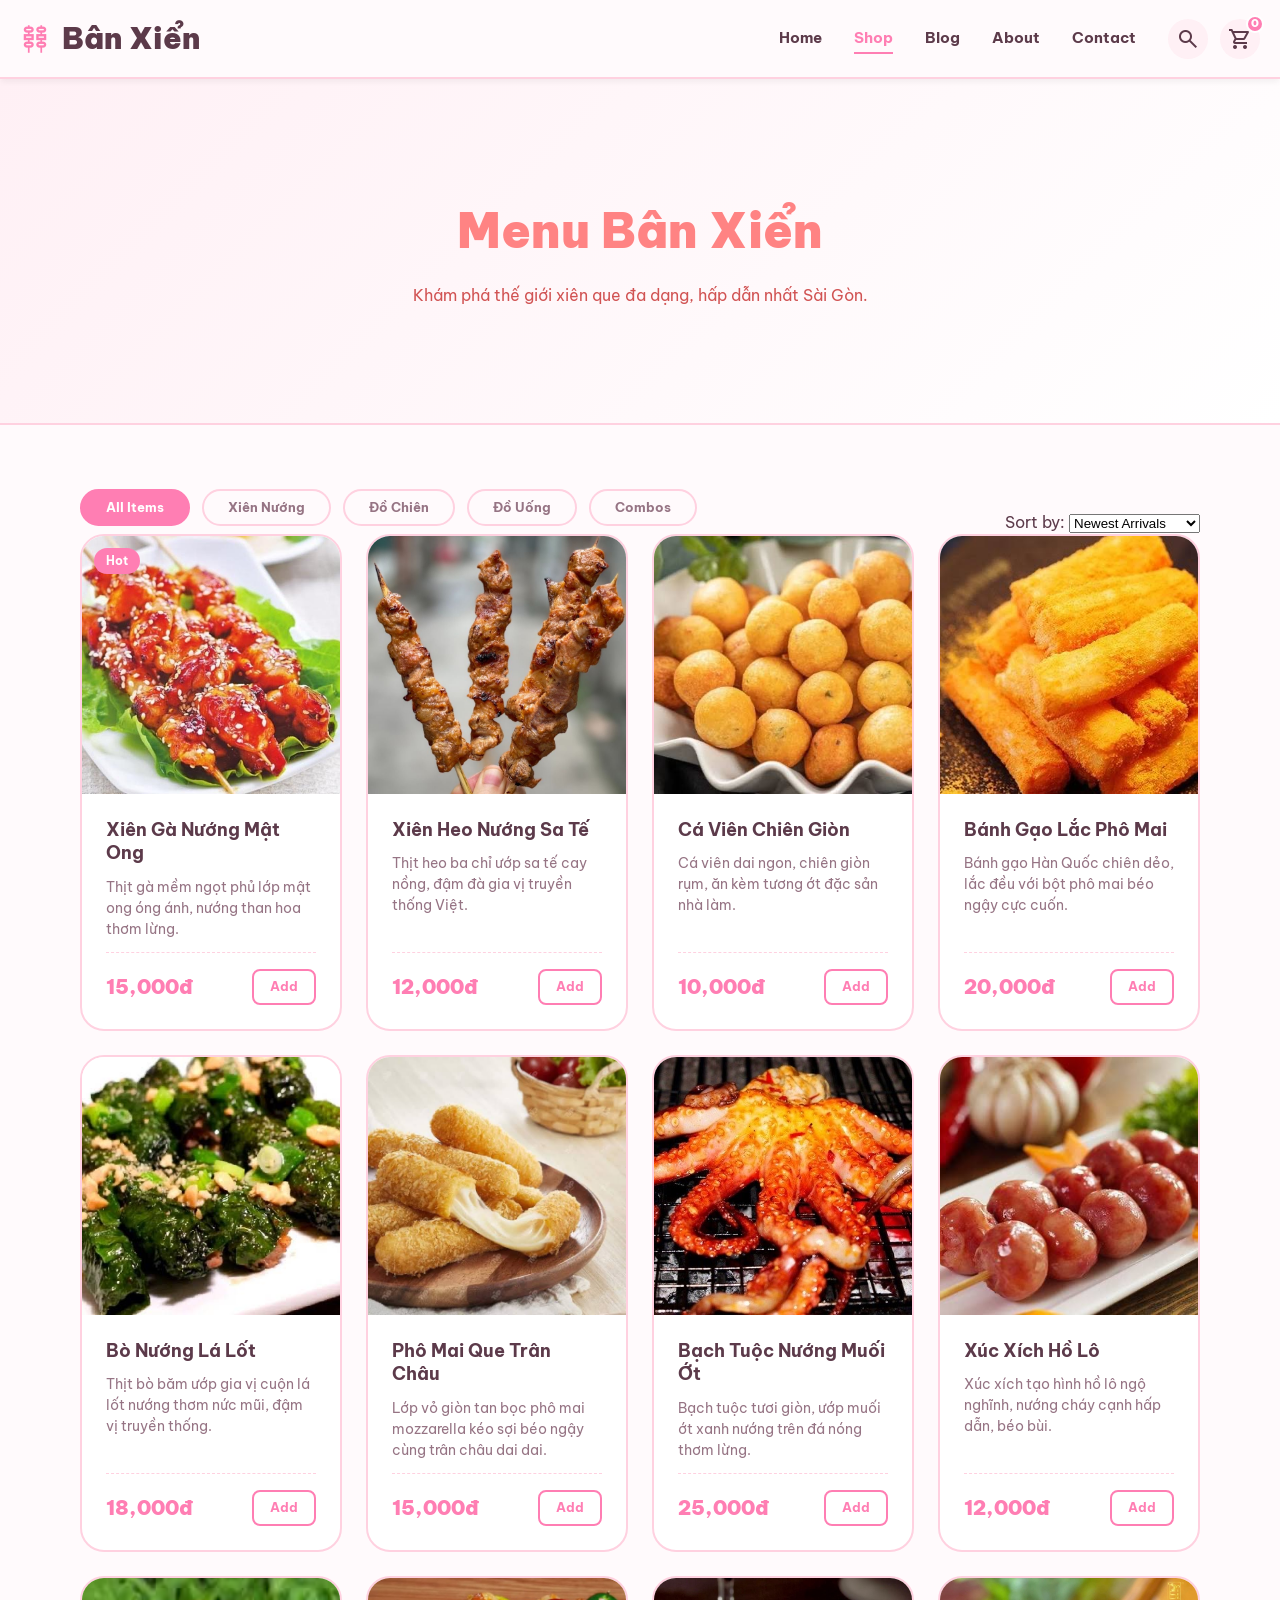
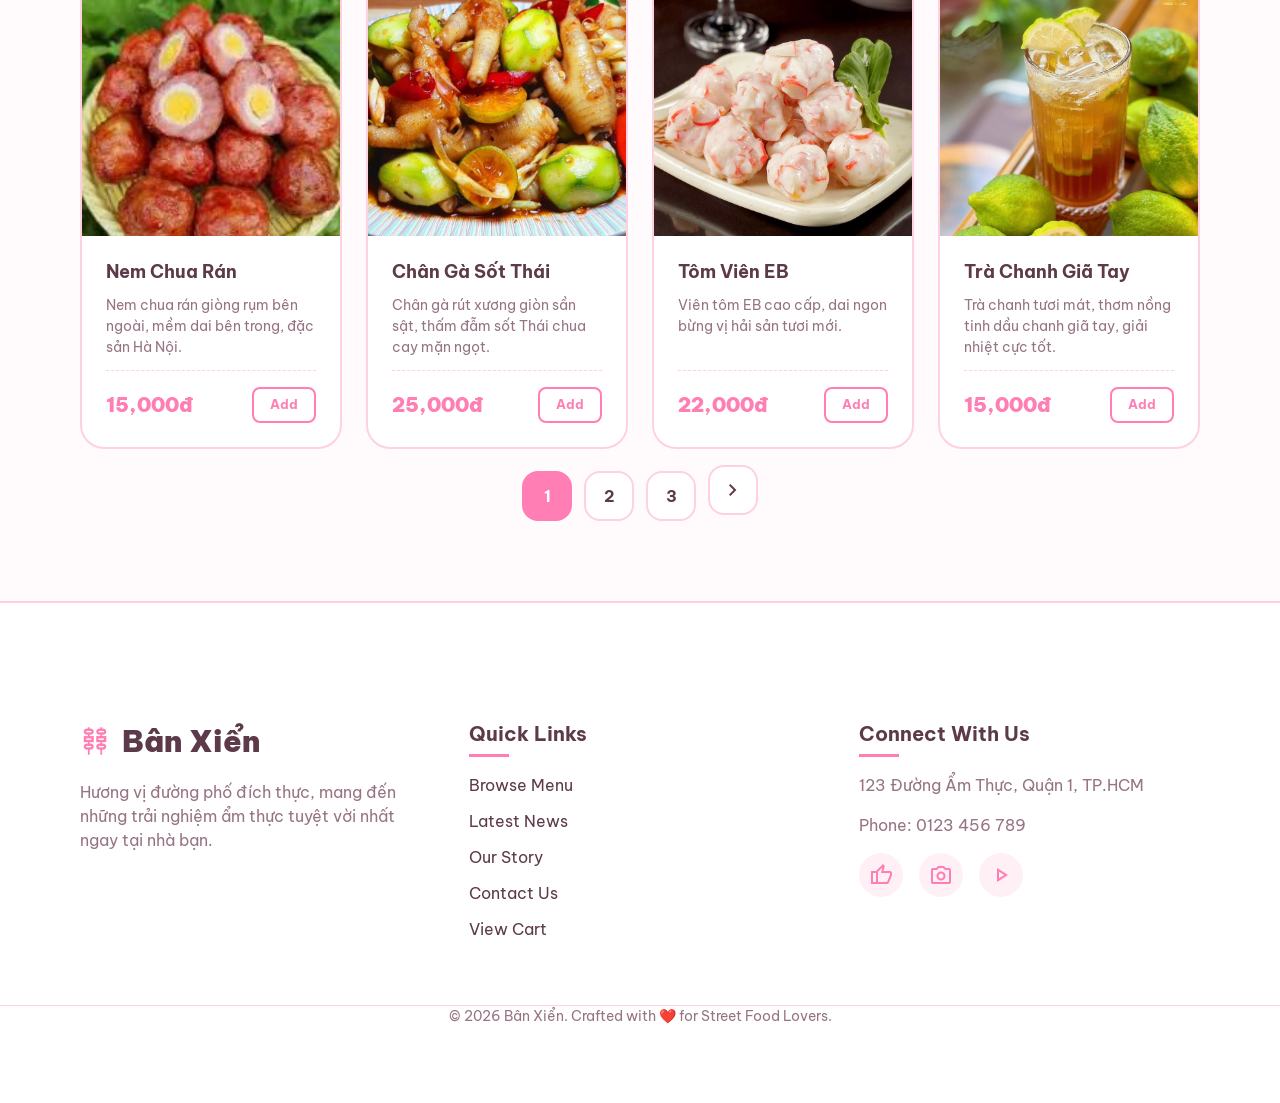
<file: src/shop.html>
<!DOCTYPE html>
<html lang="en">

<head>
    <meta charset="utf-8" />
    <meta name="viewport" content="width=device-width, initial-scale=1.0" />
    <title>Shop | Bân Xiển - Menu Đa Dạng</title>
    <!-- Fonts -->
    <link href="https://fonts.googleapis.com/css2?family=Be+Vietnam+Pro:wght@400;500;700;800;900&display=swap"
        rel="stylesheet" />
    <link href="https://fonts.googleapis.com/css2?family=Material+Symbols+Outlined:wght,FILL@100..700,0..1&display=swap"
        rel="stylesheet" />
    <!-- Styles -->

    <link rel="stylesheet" href="../style.css" />

</head>

<body>
    <!-- Mobile Menu Overlay -->
    <div class="mobile-menu-overlay" id="menuOverlay"></div>
    <div class="mobile-menu" id="mobileMenu">
        <button class="close-menu" id="closeMenu">
            <span class="material-symbols-outlined">close</span>
        </button>
        <div class="mobile-nav-links">
            <a href="../index.html">Home</a>
            <a href="./shop.html" class="active">Shop</a>
            <a href="./blog.html">Blog</a>
            <a href="./about.html">About</a>
            <a href="./contact.html">Contact</a>
        </div>
    </div>

    <div class="app-wrapper">
        <header class="header">
            <div class="header-container">
                <a href="../index.html" class="logo">
                    <span class="material-symbols-outlined icon-large">kebab_dining</span>
                    <h2>Bân Xiển</h2>
                </a>
                <div class="header-right">
                    <nav class="navbar">
                        <a href="../index.html">Home</a>
                        <a href="./shop.html" class="active">Shop</a>
                        <a href="./blog.html">Blog</a>
                        <a href="./about.html">About</a>
                        <a href="./contact.html">Contact</a>
                    </nav>
                    <div class="header-actions">
                        <button class="icon-btn search-btn">
                            <span class="material-symbols-outlined">search</span>
                        </button>
                        <a href="./cart.html" class="icon-btn cart-btn">
                            <span class="material-symbols-outlined">shopping_cart</span>
                            <span class="cart-badge">3</span>
                        </a>
                        <button class="menu-toggle" id="openMenu">
                            <span class="material-symbols-outlined">menu_open</span>
                        </button>
                    </div>
                </div>
            </div>
        </header>

        <main class="main-content">
            <header class="page-header">
                <div class="container text-center">
                    <h1>Menu Bân Xiển</h1>
                    <p class="mt-2">Khám phá thế giới xiên que đa dạng, hấp dẫn nhất Sài Gòn.</p>
                </div>
            </header>

            <section class="container section-padding">
                <div class="shop-controls flex-between">
                    <div class="shop-filters">
                        <button class="filter-btn active">All Items</button>
                        <button class="filter-btn">Xiên Nướng</button>
                        <button class="filter-btn">Đồ Chiên</button>
                        <button class="filter-btn">Đồ Uống</button>
                        <button class="filter-btn">Combos</button>
                    </div>
                    <div class="shop-sorting">
                        <span>Sort by:</span>
                        <select id="productSort">
                            <option value="newest">Newest Arrivals</option>
                            <option value="price-asc">Price: Low to High</option>
                            <option value="price-desc">Price: High to Low</option>
                            <option value="best-sellers">Best Sellers</option>
                        </select>
                    </div>
                </div>

                <div class="products-grid">
                    <!-- 1 -->
                    <div class="product-card">
                        <a href="./product.html" class="product-image"
                            style="background-image: url('../assets/img/xienganuong.jpg');">
                            <span class="product-badge">Hot</span>
                        </a>
                        <div class="product-info">
                            <a href="./product.html">
                                <h3>Xiên Gà Nướng Mật Ong</h3>
                            </a>
                            <p>Thịt gà mềm ngọt phủ lớp mật ong óng ánh, nướng than hoa thơm lừng.</p>
                            <div class="product-bottom">
                                <span class="price">15,000đ</span>
                                <button class="btn btn-outline add-to-cart">Add</button>
                            </div>
                        </div>
                    </div>
                    <!-- 2 -->
                    <div class="product-card">
                        <div class="product-image" style="background-image: url('../assets/img/xienheonguong.jpg');">
                        </div>
                        <div class="product-info">
                            <h3>Xiên Heo Nướng Sa Tế</h3>
                            <p>Thịt heo ba chỉ ướp sa tế cay nồng, đậm đà gia vị truyền thống Việt.</p>
                            <div class="product-bottom">
                                <span class="price">12,000đ</span>
                                <button class="btn btn-outline add-to-cart">Add</button>
                            </div>
                        </div>
                    </div>
                    <!-- 3 -->
                    <div class="product-card">
                        <div class="product-image" style="background-image: url('../assets/img/cavienchien.jpg');">
                        </div>
                        <div class="product-info">
                            <h3>Cá Viên Chiên Giòn</h3>
                            <p>Cá viên dai ngon, chiên giòn rụm, ăn kèm tương ớt đặc sản nhà làm.</p>
                            <div class="product-bottom">
                                <span class="price">10,000đ</span>
                                <button class="btn btn-outline add-to-cart">Add</button>
                            </div>
                        </div>
                    </div>
                    <!-- 4 -->
                    <div class="product-card">
                        <div class="product-image" style="background-image: url('../assets/img/banhgaolac.jpg');">
                        </div>
                        <div class="product-info">
                            <h3>Bánh Gạo Lắc Phô Mai</h3>
                            <p>Bánh gạo Hàn Quốc chiên dẻo, lắc đều với bột phô mai béo ngậy cực cuốn.</p>
                            <div class="product-bottom">
                                <span class="price">20,000đ</span>
                                <button class="btn btn-outline add-to-cart">Add</button>
                            </div>
                        </div>
                    </div>
                    <!-- 5 -->
                    <div class="product-card">
                        <div class="product-image" style="background-image: url('../assets/img/bolalot.jpg');"></div>
                        <div class="product-info">
                            <h3>Bò Nướng Lá Lốt</h3>
                            <p>Thịt bò băm ướp gia vị cuộn lá lốt nướng thơm nức mũi, đậm vị truyền thống.</p>
                            <div class="product-bottom">
                                <span class="price">18,000đ</span>
                                <button class="btn btn-outline add-to-cart">Add</button>
                            </div>
                        </div>
                    </div>
                    <!-- 6 -->
                    <div class="product-card">
                        <div class="product-image" style="background-image: url('../assets/img/phomaique.jpg');"></div>
                        <div class="product-info">
                            <h3>Phô Mai Que Trân Châu</h3>
                            <p>Lớp vỏ giòn tan bọc phô mai mozzarella kéo sợi béo ngậy cùng trân châu dai dai.</p>
                            <div class="product-bottom">
                                <span class="price">15,000đ</span>
                                <button class="btn btn-outline add-to-cart">Add</button>
                            </div>
                        </div>
                    </div>
                    <!-- 7 -->
                    <div class="product-card">
                        <div class="product-image" style="background-image: url('../assets/img/bachtuocnguong.jpg');">
                        </div>
                        <div class="product-info">
                            <h3>Bạch Tuộc Nướng Muối Ớt</h3>
                            <p>Bạch tuộc tươi giòn, ướp muối ớt xanh nướng trên đá nóng thơm lừng.</p>
                            <div class="product-bottom">
                                <span class="price">25,000đ</span>
                                <button class="btn btn-outline add-to-cart">Add</button>
                            </div>
                        </div>
                    </div>
                    <!-- 8 -->
                    <div class="product-card">
                        <div class="product-image" style="background-image: url('../assets/img/xucxichholo.jpg');">
                        </div>
                        <div class="product-info">
                            <h3>Xúc Xích Hồ Lô</h3>
                            <p>Xúc xích tạo hình hồ lô ngộ nghĩnh, nướng cháy cạnh hấp dẫn, béo bùi.</p>
                            <div class="product-bottom">
                                <span class="price">12,000đ</span>
                                <button class="btn btn-outline add-to-cart">Add</button>
                            </div>
                        </div>
                    </div>
                    <!-- 9 -->
                    <div class="product-card">
                        <div class="product-image" style="background-image: url('../assets/img/nemchuaran.jpg');"></div>
                        <div class="product-info">
                            <h3>Nem Chua Rán</h3>
                            <p>Nem chua rán giòng rụm bên ngoài, mềm dai bên trong, đặc sản Hà Nội.</p>
                            <div class="product-bottom">
                                <span class="price">15,000đ</span>
                                <button class="btn btn-outline add-to-cart">Add</button>
                            </div>
                        </div>
                    </div>
                    <!-- 10 -->
                    <div class="product-card">
                        <div class="product-image" style="background-image: url('../assets/img/changasot.jpg');"></div>
                        <div class="product-info">
                            <h3>Chân Gà Sốt Thái</h3>
                            <p>Chân gà rút xương giòn sần sật, thấm đẫm sốt Thái chua cay mặn ngọt.</p>
                            <div class="product-bottom">
                                <span class="price">25,000đ</span>
                                <button class="btn btn-outline add-to-cart">Add</button>
                            </div>
                        </div>
                    </div>
                    <!-- 11 -->
                    <div class="product-card">
                        <div class="product-image"
                            style="background-image: url('../assets/img/tom-hum-vien-EB-4.jpg');">
                        </div>
                        <div class="product-info">
                            <h3>Tôm Viên EB</h3>
                            <p>Viên tôm EB cao cấp, dai ngon bừng vị hải sản tươi mới.</p>
                            <div class="product-bottom">
                                <span class="price">22,000đ</span>
                                <button class="btn btn-outline add-to-cart">Add</button>
                            </div>
                        </div>
                    </div>
                    <!-- 12 -->
                    <div class="product-card">
                        <div class="product-image"
                            style="background-image: url('../assets/img/cong-thuc-pha-tra-chanh-gia-tay.jpg');"></div>
                        <div class="product-info">
                            <h3>Trà Chanh Giã Tay</h3>
                            <p>Trà chanh tươi mát, thơm nồng tinh dầu chanh giã tay, giải nhiệt cực tốt.</p>
                            <div class="product-bottom">
                                <span class="price">15,000đ</span>
                                <button class="btn btn-outline add-to-cart">Add</button>
                            </div>
                        </div>
                    </div>
                </div>

                <div class="pagination text-center mt-2">
                    <a href="#" class="page-link active">1</a>
                    <a href="#" class="page-link">2</a>
                    <a href="#" class="page-link">3</a>
                    <a href="#" class="page-link"><span class="material-symbols-outlined">chevron_right</span></a>
                </div>
            </section>
        </main>

        <footer class="footer">
            <div class="container footer-grid">
                <div class="footer-col">
                    <div class="logo">
                        <span class="material-symbols-outlined icon-large">kebab_dining</span>
                        <h2>Bân Xiển</h2>
                    </div>
                    <p class="mt-2">Hương vị đường phố đích thực, mang đến những trải nghiệm ẩm thực tuyệt vời nhất ngay
                        tại nhà bạn.</p>
                </div>
                <div class="footer-col">
                    <h3>Quick Links</h3>
                    <div class="footer-links">
                        <a href="./shop.html">Browse Menu</a>
                        <a href="./blog.html">Latest News</a>
                        <a href="./about.html">Our Story</a>
                        <a href="./contact.html">Contact Us</a>
                        <a href="./cart.html">View Cart</a>
                    </div>
                </div>
                <div class="footer-col">
                    <h3>Connect With Us</h3>
                    <p class="mb-2">123 Đường Ẩm Thực, Quận 1, TP.HCM</p>
                    <p class="mb-2">Phone: 0123 456 789</p>
                    <div class="social-icons">
                        <a href="#" class="social-icon"><span class="material-symbols-outlined">thumb_up</span></a>
                        <a href="#" class="social-icon"><span class="material-symbols-outlined">photo_camera</span></a>
                        <a href="#" class="social-icon"><span class="material-symbols-outlined">play_arrow</span></a>
                    </div>
                </div>
            </div>
            <div class="container copyright">
                <p>© 2026 Bân Xiển. Crafted with ❤️ for Street Food Lovers.</p>
            </div>
        </footer>
    </div>

    <script src="../script/script.js"></script>
</body>

</html>
</file>
<file: style.css>
/* =======================================================
   1. VARIABLES & RESET
   ======================================================= */
:root {
    --primary: #ff7eb3;
    --primary-hover: #ff5c9d;
    --primary-light: #fff0f5;
    --primary-light-hover: #ffe4ed;

    --bg-main: #fffafc;
    --bg-white: #ffffff;

    --text-dark: #5c3a4a;
    --text-muted: #967484;
    --border-color: #ffd1e0;

    --font-main: 'Be Vietnam Pro', sans-serif;
    --transition: all 0.3s ease;
}

* {
    margin: 0px 0px;
    padding: 0px 0px;
    box-sizing: border-box;
}

body {
    font-family: var(--font-main);
    background-color: var(--bg-main);
    color: var(--text-dark);
    line-height: 1.5;
    overflow-x: hidden;
}

a {
    text-decoration: none;
    color: inherit;
    transition: var(--transition);
}

ul {
    list-style: none;
}

button {
    cursor: pointer;
    border: none;
    background: none;
    font-family: inherit;
    transition: var(--transition);
}

img {
    max-width: 100%;
    height: auto;
    display: block;
}

.container {
    margin: 36px auto;
    padding: 0 20px;
}

/* Utilities */
.text-primary {
    color: var(--primary);
}

.text-center {
    text-align: center;
}

.text-small {
    font-size: 0.875rem;
}

.icon-large {
    font-size: 30px;
}

.flex-between {
    display: flex;
    justify-content: space-between;
    align-items: flex-end;
}

.section-padding {
    padding: 64px 0;
}

.bg-white-section {
    background-color: var(--bg-white);
}

.mt-1 {
    margin-top: 8px;
}

.mt-2 {
    margin-top: 16px;
}

.mb-1 {
    margin-bottom: 8px;
}

.mb-2 {
    margin-bottom: 16px;
}

/* =======================================================
   2. BUTTONS
   ======================================================= */
.btn {
    display: inline-flex;
    align-items: center;
    justify-content: center;
    font-weight: 700;
    border-radius: 9999px;
    /* Pill shape */
    transition: var(--transition);
    gap: 8px;
}

.btn-primary {
    background-color: var(--primary);
    color: white;
    box-shadow: 0 6px 0px #db5a8e;
    transform: translateY(0);
}

.btn-primary:hover {
    background-color: var(--primary-hover);
    transform: translateY(2px);
    box-shadow: 0 4px 0px #db5a8e;
}

.btn-large {
    height: 56px;
    min-width: 160px;
    padding: 0 32px;
    font-size: 1.125rem;
}

.btn-outline {
    height: 36px;
    padding: 0 16px;
    border: 2px solid var(--primary);
    color: var(--primary);
    border-radius: 8px;
}

.btn-outline:hover {
    background-color: var(--primary);
    color: white;
}

.btn-white {
    height: 56px;
    min-width: 180px;
    background-color: white;
    color: var(--primary);
    font-size: 1.125rem;
    box-shadow: 0 6px 0px rgba(0, 0, 0, 0.05);
}

.btn-white:hover {
    background-color: #f8fafc;
}

.icon-btn {
    display: flex;
    align-items: center;
    justify-content: center;
    width: 40px;
    height: 40px;
    border-radius: 50%;
    background-color: var(--primary-light);
    color: var(--text-dark);
}

.icon-btn:hover {
    background-color: var(--primary-light-hover);
}

/* =======================================================
   3. HEADER
   ======================================================= */
.header {
    position: sticky;
    top: 0;
    z-index: 1000;
    background-color: rgba(255, 250, 252, 0.95);
    backdrop-filter: blur(12px);
    border-bottom: 2px solid var(--border-color);
    box-shadow: 0 4px 6px -1px rgba(0, 0, 0, 0.05);
}

.header-container {
    display: flex;
    justify-content: space-between;
    align-items: center;
    padding: 16px 20px;
    max-width: 1440px;
    margin: 0 auto;
}

.logo {
    display: flex;
    align-items: center;
    gap: 12px;
    color: var(--primary);
    font-size: 1.25rem;
}

.logo h2 {
    font-weight: 900;
    color: var(--text-dark);
}

.header-right {
    display: flex;
    align-items: center;
    gap: 32px;
}

.navbar {
    display: none;
    /* Desktop only by default */
}

.navbar a {
    font-weight: 700;
    font-size: 0.9375rem;
    position: relative;
}

.navbar a.active,
.navbar a:hover {
    color: var(--primary);
}

.navbar a::after {
    content: '';
    position: absolute;
    bottom: -4px;
    left: 0;
    width: 0;
    height: 2px;
    background-color: var(--primary);
    transition: width 0.3s ease;
}

.navbar a.active::after,
.navbar a:hover::after {
    width: 100%;
}

.header-actions {
    display: flex;
    gap: 12px;
}

.cart-btn {
    position: relative;
}

.cart-badge {
    position: absolute;
    top: -4px;
    right: -4px;
    display: flex;
    align-items: center;
    justify-content: center;
    width: 18px;
    height: 18px;
    background-color: var(--primary);
    color: white;
    font-size: 11px;
    font-weight: 900;
    border-radius: 50%;
    border: 2px solid white;
}

.menu-toggle {
    display: flex;
    font-size: 28px;
    color: var(--text-dark);
}

/* =======================================================
   4. PRODUCT GRIDS & CARDS
   ======================================================= */
.products-grid {
    display: grid;
    grid-template-columns: repeat(auto-fill, minmax(280px, 1fr));
    gap: 24px;
}

.product-card {
    display: flex;
    flex-direction: column;
    background-color: var(--bg-white);
    border: 2px solid var(--border-color);
    border-radius: 24px;
    overflow: hidden;
    transition: var(--transition);
    height: 100%;
}

.product-card:hover {
    box-shadow: 0 15px 30px -5px rgba(255, 126, 179, 0.25);
    transform: translateY(-8px);
    border-color: var(--primary);
}

.product-image {
    width: 100%;
    aspect-ratio: 1 / 1;
    background-size: cover;
    background-position: center;
    position: relative;
}

.product-badge {
    position: absolute;
    top: 12px;
    left: 12px;
    background: var(--primary);
    color: white;
    padding: 4px 12px;
    border-radius: 99px;
    font-size: 0.75rem;
    font-weight: 700;
}

.product-info {
    padding: 24px;
    display: flex;
    flex-direction: column;
    flex: 1;
    gap: 12px;
}

.product-info h3 {
    font-size: 1.125rem;
    font-weight: 700;
    line-height: 1.3;
}

.product-info p {
    font-size: 0.875rem;
    color: var(--text-muted);
}

.product-bottom {
    display: flex;
    align-items: center;
    justify-content: space-between;
    margin-top: auto;
    padding-top: 16px;
    border-top: 1px dashed var(--border-color);
}

.price {
    font-size: 1.25rem;
    font-weight: 900;
    color: var(--primary);
}

/* =======================================================
   5. FOOTER
   ======================================================= */
.footer {
    background-color: var(--bg-white);
    border-top: 2px solid var(--border-color);
    padding: 80px 0 40px;
    margin-top: 80px;
}

.footer-grid {
    display: grid;
    grid-template-columns: repeat(auto-fit, minmax(250px, 1fr));
    gap: 48px;
    margin-bottom: 64px;
}

.footer-col h3 {
    font-size: 1.25rem;
    font-weight: 700;
    margin-bottom: 24px;
    position: relative;
    display: inline-block;
}

.footer-col h3::after {
    content: '';
    position: absolute;
    bottom: -8px;
    left: 0;
    width: 40px;
    height: 3px;
    background-color: var(--primary);
}

.footer-col p {
    color: var(--text-muted);
}

.footer-links {
    display: flex;
    flex-direction: column;
    gap: 12px;
}

.footer-links a:hover {
    color: var(--primary);
    transform: translateX(5px);
}

.social-icons {
    display: flex;
    gap: 16px;
}

.social-icon {
    width: 44px;
    height: 44px;
    border-radius: 50%;
    background-color: var(--primary-light);
    color: var(--primary);
    display: flex;
    align-items: center;
    justify-content: center;
    font-size: 20px;
}

.social-icon:hover {
    background-color: var(--primary);
    color: white;
    transform: translateY(-4px);
}

.copyright {
    text-align: center;
    padding-top: 40px;
    border-top: 1px solid var(--border-color);
    color: var(--text-muted);
    font-size: 0.875rem;
}

/* =======================================================
   6. BREADCRUMBS & SECTION HEADERS
   ======================================================= */
.page-header {
    background: linear-gradient(135deg, var(--primary-light) 0%, #fff 100%);
    padding: 80px 0;
    text-align: center;
    margin-bottom: 64px;
    border-bottom: 2px solid var(--border-color);
}

.page-header h1 {
    font-size: 3rem;
    font-weight: 900;
    color: rgb(255, 131, 131);
}

.page-header p {
    color: rgb(209, 83, 83);
}

.section-header {
    text-align: center;
    max-width: 700px;
    margin: 0 auto 48px;
}

.section-header h2 {
    font-size: 2.25rem;
    font-weight: 800;
    margin-bottom: 12px;
}

/* =======================================================
   7. EXTRACTED INLINE STYLES
   ======================================================= */
.cart-table {
    width: 100%;
    border-collapse: collapse;
}

.cart-table th {
    text-align: left;
    padding: 16px;
    border-bottom: 2px solid var(--border-color);
    color: var(--text-muted);
    text-transform: uppercase;
    font-size: 0.75rem;
    letter-spacing: 1px;
}

.cart-table td {
    padding: 24px 16px;
    border-bottom: 1px solid var(--border-color);
}

.cart-item-detail {
    display: flex;
    align-items: center;
    gap: 16px;
}

.cart-item-img {
    width: 80px;
    height: 80px;
    border-radius: 16px;
    background-size: cover;
    background-position: center;
}

.cart-item-info h4 {
    font-size: 1.125rem;
    font-weight: 700;
}

.remove-btn {
    color: var(--text-muted);
    font-size: 0.875rem;
    display: flex;
    align-items: center;
    gap: 4px;
    margin-top: 4px;
}

.remove-btn:hover {
    color: #ef4444;
}

.summary-row {
    display: flex;
    justify-content: space-between;
    margin-bottom: 16px;
}

.summary-total {
    border-top: 2px dashed var(--border-color);
    padding-top: 24px;
    margin-top: 24px;
    font-size: 1.5rem;
    font-weight: 900;
    color: var(--primary);
}

.contact-item {
    display: flex;
    gap: 16px;
    margin-bottom: 32px;
}

.contact-item .icon-box {
    width: 56px;
    height: 56px;
    border-radius: 16px;
    background: var(--primary-light);
    color: var(--primary);
    display: flex;
    align-items: center;
    justify-content: center;
    font-size: 24px;
    flex-shrink: 0;
}

.contact-item h3 {
    font-size: 1.125rem;
    font-weight: 700;
    margin-bottom: 4px;
}

.contact-item p {
    color: var(--text-muted);
}

.form-grid {
    display: grid;
    grid-template-columns: repeat(2, 1fr);
    gap: 24px;
}

.form-group {
    display: flex;
    flex-direction: column;
    gap: 8px;
    margin-bottom: 24px;
}

.form-group label {
    font-weight: 700;
    font-size: 0.9375rem;
}

.form-group input,
.form-group textarea {
    padding: 16px;
    border-radius: 12px;
    border: 2px solid var(--border-color);
    background: var(--bg-main);
    font-family: inherit;
    transition: var(--transition);
}

.form-group input:focus,
.form-group textarea:focus {
    border-color: var(--primary);
    outline: none;
    background: white;
}

.hero-section {
    padding-bottom: 0;
}

.hero-card {
    background-image: linear-gradient(rgba(0, 0, 0, 0.4), rgba(0, 0, 0, 0.6)), url('assets/img_banner/herobanner.avif');
    min-height: 100vh;
    display: flex;
    align-items: center;
    justify-content: center;
    text-align: center;
    background-size: cover;
    background-position: center;
}

.hero-content {
    max-width: 800px;
    color: white;
    padding: 60px;
}

.hero-content h1 {
    font-size: 3.5rem;
    font-weight: 900;
    margin-bottom: 20px;
    line-height: 1.1;
}

.hero-content p {
    font-size: 1.25rem;
    margin-bottom: 32px;
    opacity: 0.9;
}

.features-grid {
    display: grid;
    grid-template-columns: repeat(auto-fit, minmax(280px, 1fr));
    gap: 32px;
}

.feature-card {
    background: white;
    padding: 40px;
    border-radius: 32px;
    text-align: center;
    border: 2px solid var(--border-color);
    transition: var(--transition);
}

.feature-card:hover {
    transform: translateY(-10px);
    border-color: var(--primary);
    box-shadow: 0 20px 40px rgba(255, 126, 179, 0.15);
}

.feature-icon {
    width: 80px;
    height: 80px;
    background: var(--primary-light);
    color: var(--primary);
    border-radius: 24px;
    display: flex;
    align-items: center;
    justify-content: center;
    margin: 0 auto 24px;
    font-size: 40px;
}

.feature-card h3 {
    font-size: 1.5rem;
    margin-bottom: 12px;
}

.promo-banner {
    position: relative;
    display: flex;
    justify-content: center;
    align-items: center;
    margin: 20px 20px;
    padding: 32px 32px;
    border-radius: 32px;
    background: linear-gradient(135deg, #ff9a9e 0%, var(--primary) 100%);
    color: white;
    overflow: hidden;
    transition: all 0.4s cubic-bezier(0.34, 1.56, 0.64, 1);
    box-shadow: 0 10px 20px rgba(255, 126, 179, 0.3);
}

.promo-banner:hover {
    transform: translateY(-8px) scale(1.02);
    box-shadow: 0 20px 25px -5px rgba(255, 126, 179, 0.4);
}

.promo-pattern {
    position: absolute;
    inset: 0;
    opacity: 0.2;
    background-image: radial-gradient(circle at 2px 2px, white 1px, transparent 0);
    background-size: 24px 24px;
}

.promo-content {
    position: relative;
    z-index: 10;
    display: flex;
    flex-direction: column;
    align-items: center;
    text-align: center;
    gap: 32px;
}

@media (min-width: 768px) {
    .promo-content {
        flex-direction: row;
        justify-content: space-between;
        text-align: left;
    }
}


.promo-badge {
    display: inline-block;
    padding: 4px 12px;
    margin-bottom: 16px;
    border-radius: 36px;
    background-color: rgba(255, 255, 255, 0.2);
    font-size: 0.875rem;
    font-weight: 700;
    backdrop-filter: blur(4px);
}

.promo-text {
    margin-top: 20px;
}

.promo-text h2 {
    font-size: 1.875rem;
    font-weight: 900;
    margin-bottom: 16px;
    line-height: 1.2;
}

@media (min-width: 768px) {
    .promo-text h2 {
        font-size: 3rem;
    }
}

.promo-text p {
    font-size: 1.125rem;
    color: rgba(255, 255, 255, 0.9);
    margin-bottom: 16px;

}


.product-detail-flex {
    display: flex;
    gap: 48px;
    flex-wrap: wrap;
}

.product-gallery {
    flex: 1;
    min-width: 300px;
}

.main-image {
    width: 100%;
    aspect-ratio: 1 / 1;
    border-radius: 32px;
    background-image: url('assets/img/xienganuong.jpg');
    background-size: cover;
    background-position: center;
    margin-bottom: 16px;
    border: 2px solid var(--border-color);
}

.thumbnail-list {
    display: flex;
    gap: 12px;
}

.thumb {
    width: 80px;
    height: 80px;
    border-radius: 12px;
    background-size: cover;
    background-position: center;
    cursor: pointer;
    border: 2px solid var(--border-color);
    transition: var(--transition);
}

.thumb:hover {
    border-color: var(--primary);
}

.product-content {
    flex: 1;
    min-width: 300px;
}

.product-content h1 {
    font-size: 2.5rem;
    font-weight: 900;
    margin-bottom: 8px;
}

.rating {
    color: #f59e0b;
    display: flex;
    align-items: center;
    gap: 4px;
    margin-bottom: 16px;
}

.product-price {
    font-size: 2rem;
    font-weight: 900;
    color: var(--primary);
    margin-bottom: 24px;
}

.product-desc {
    font-size: 1.125rem;
    color: var(--text-muted);
    margin-bottom: 32px;
    line-height: 1.6;
}

.qty-selector {
    display: flex;
    align-items: center;
    gap: 16px;
    margin-bottom: 32px;
}

.qty-input {
    display: flex;
    align-items: center;
    border: 2px solid var(--border-color);
    border-radius: 12px;
    padding: 8px;
}

.qty-input button {
    width: 32px;
    height: 32px;
    font-size: 20px;
    font-weight: 700;
}

.qty-input input {
    width: 40px;
    text-align: center;
    border: none;
    font-family: inherit;
    font-weight: 700;
    background: transparent;
}

.filter-btn {
    padding: 8px 24px;
    border: 2px solid var(--border-color);
    border-radius: 99px;
    font-weight: 700;
    color: var(--text-muted);
    margin-right: 8px;
    margin-bottom: 8px;
}

.filter-btn.active {
    background: var(--primary);
    color: white;
    border-color: var(--primary);
}

.pagination .page-link {
    width: 50px;
    height: 50px;
    display: inline-flex;
    align-items: center;
    justify-content: center;
    border-radius: 16px;
    background: white;
    border: 2px solid var(--border-color);
    font-weight: 700;
    margin: 0 4px;
    transition: var(--transition);
}

.pagination .page-link.active,
.pagination .page-link:hover {
    background: var(--primary);
    color: white;
    border-color: var(--primary);
}

.banner-section {
    display: grid;
    grid-template-columns: repeat(3, 1fr);
    gap: 20px;
    margin-top: 20px;
}

.banner-card {
    border-radius: 24px;
    padding: 20px;
    color: white;
    background-size: cover;
    background-position: center;
    min-height: 180px;
    display: flex;
    flex-direction: column;
    justify-content: center;
    cursor: pointer;
    transition: all 0.4s cubic-bezier(0.34, 1.56, 0.64, 1);
    box-shadow: 0 4px 6px -1px rgba(0, 0, 0, 0.1);
    border: 4px solid white;
}

.banner-card:hover {
    transform: translateY(-8px) scale(1.02);
    box-shadow: 0 20px 25px -5px rgba(255, 126, 179, 0.4);
}

.banner-card h3 {
    margin-top: 0;
    margin-bottom: 8px;
    font-size: 1.5rem;
}

.banner-card p {
    margin: 0;
    font-size: 1rem;
}

.banner-discount {
    background-image: linear-gradient(rgba(0, 0, 0, 0.5), rgba(0, 0, 0, 0.5)), url('assets/img/cavienchien.jpg');
}

.banner-streetfood {
    background-image: linear-gradient(rgba(0, 0, 0, 0.5), rgba(0, 0, 0, 0.5)), url('assets/img/nemchuaran.jpg');
}

.banner-delivery {
    background-image: linear-gradient(rgba(0, 0, 0, 0.5), rgba(0, 0, 0, 0.5)), url('assets/img/grabfood.jpg');
}

.cart-flex {
    display: flex;
    gap: 40px;
    align-items: flex-start;
}

.cart-items {
    flex: 2;
    overflow-x: auto;
}

.cart-summary {
    flex: 1;
    background: var(--bg-white);
    padding: 32px;
    border-radius: 24px;
    border: 2px solid var(--border-color);
}

.cart-summary h2 {
    font-size: 1.5rem;
    font-weight: 800;
    margin-bottom: 24px;
}

.payment-methods {
    display: flex;
    gap: 12px;
    justify-content: center;
    color: var(--text-muted);
}

.payment-methods span {
    font-size: 32px;
}

/* =======================================================
   7. RESPONSIVE MEDIA QUERIES
   ======================================================= */

/* Tablet Specific (min-width: 768px) and (max-width: 1023px) */
@media (min-width: 768px) and (max-width: 1023px) {
    .container {
        padding: 10px 40px;
    }

    .navbar {
        display: flex;
        align-items: center;
        gap: 20px;
    }

    .menu-toggle {
        display: none;
    }

    .hero-content h1 {
        font-size: 3rem;
    }

    .section-header h2 {
        font-size: 2.5rem;
    }

    .mobile-menu {
        display: none;
    }

    .banner-section {
        grid-template-columns: repeat(2, 1fr);
    }

    .products-grid {
        grid-template-columns: repeat(2, 1fr);
    }

    .cart-flex,
    .product-detail-flex {
        flex-direction: column;
    }

    .cart-items {
        width: 100%;
        flex: none;
    }

    .cart-summary {
        width: 100%;
        flex: none;
    }
}

/* Desktop & Up (min-width: 1024px) */
@media (min-width: 1024px) {
    .container {
        padding: 0 80px;
    }

    .navbar {
        display: flex;
        align-items: center;
        gap: 32px;
    }

    .menu-toggle {
        display: none;
    }

    .mobile-menu {
        display: none;
    }

    .hero-content h1 {
        font-size: 3.5rem;
    }

    .section-header h2 {
        font-size: 2.75rem;
    }

    .products-grid {
        grid-template-columns: repeat(4, 1fr);
    }
}

/* Mobile Specific (max-width: 767px) */
@media (max-width: 767px) {
    .header-container {
        padding: 12px 16px;
    }

    .logo {
        font-size: 1rem;
    }

    .logo h2 {
        font-size: 1.125rem;
    }

    .hero-content h1 {
        font-size: 2.25rem;
        padding: 20px 0px;
    }

    .hero-content p {
        font-size: 1rem;
    }

    .hero-btns {
        display: flex;
        flex-direction: column;
        gap: 12px;
    }

    .section-padding {
        padding: 48px 16px;
    }

    .footer-grid {
        grid-template-columns: 1fr;
        gap: 32px;
        text-align: center;
    }

    .footer-col h3::after {
        left: 50%;
        transform: translateX(-50%);
    }

    .social-icons {
        justify-content: center;
    }

    /* Mobile Menu Drawer */
    .mobile-menu {
        position: fixed;
        top: 0;
        right: -100%;
        width: 80%;
        max-width: 300px;
        height: 100vh;
        background-color: var(--bg-white);
        z-index: 2000;
        padding: 40px 20px;
        box-shadow: -10px 0 30px rgba(0, 0, 0, 0.1);
        transition: right 0.4s cubic-bezier(0.65, 0.05, 0.36, 1);
        display: flex;
        flex-direction: column;
        gap: 24px;
    }

    .mobile-menu.active {
        right: 0;
    }

    .mobile-menu-overlay {
        position: fixed;
        top: 0;
        left: 0;
        width: 100%;
        height: 100vh;
        background-color: rgba(0, 0, 0, 0.5);
        z-index: 1999;
        display: none;
    }

    .mobile-menu-overlay.active {
        display: block;
    }

    .mobile-nav-links {
        display: flex;
        flex-direction: column;
        gap: 20px;
    }

    .mobile-nav-links a {
        font-size: 1.25rem;
        font-weight: 800;
        color: var(--text-dark);
        padding: 12px 0;
        border-bottom: 2px solid var(--border-color);
    }

    .mobile-nav-links a:hover {
        color: var(--primary);
        padding-left: 12px;
    }

    .close-menu {
        align-self: flex-end;
        font-size: 32px;
        color: var(--text-dark);
        margin-bottom: 20px;
    }

    .products-grid {
        grid-template-columns: 1fr;
    }

    .banner-section {
        grid-template-columns: 1fr;
    }

    .form-grid {
        grid-template-columns: 1fr;
    }

    .product-detail-flex {
        flex-direction: column;
        gap: 24px;
    }

    .cart-flex {
        flex-direction: column;
        gap: 24px;
    }

    .cart-items {
        width: 100%;
        flex: none;
        overflow-x: auto;
    }

    .cart-summary {
        width: 100%;
        flex: none;
        padding: 24px 16px;
    }

    .flex-between {
        flex-direction: column;
        align-items: flex-start;
        gap: 16px;
    }

    .cart-table th,
    .cart-table td {
        min-width: 120px;
        padding: 12px 8px;
    }
}
</file>
